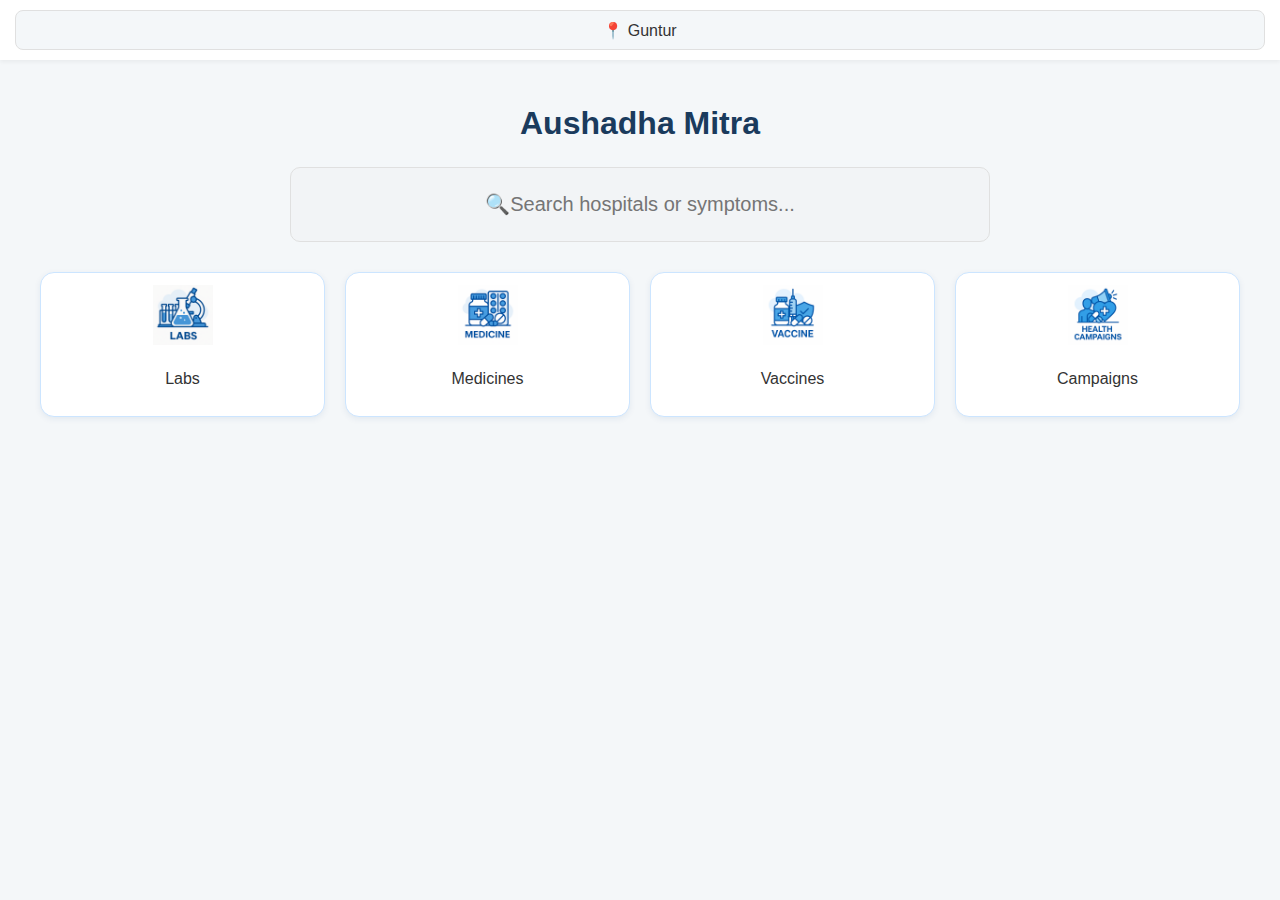
<file: index.html>
<!DOCTYPE html>
<html lang="en">
<head>
  <meta charset="UTF-8" />
  <meta name="viewport" content="width=device-width, initial-scale=1.0"/>
  <title>Aushadha Mitra</title>
  <link rel="stylesheet" href="style.css" />
  <style>
    /* Base styles from your code */
    body {
        font-family: -apple-system, BlinkMacSystemFont, "Segoe UI", Roboto, "Helvetica Neue", Arial, sans-serif;
        margin: 0;
        background-color: #f4f7f9;
    }
    .container {
        padding: 15px;
    }
    .title {
        text-align: center;
        color: #1a3b5d;
        margin-top: 30px;
    }
    .search-bar {
      max-width: 700px;
      margin: 25px auto; 
      cursor: pointer;
    }
    .search-bar input {
      width: 100%;
      box-sizing: border-box;
      padding: 25px 20px;
      font-size: 20px;
      text-align: center; 
      pointer-events: none; 
      border: 1px solid #e0e0e0;
      border-radius: 10px;
    }
    .image-tabs {
        display: flex;
        justify-content: space-around;
        text-align: center;
        margin-top: 30px;
    }
    .image-button {
        text-decoration: none;
        color: #333;
        font-weight: 500;
    }
    .tab-image {
        width: 60px;
        height: 60px;
        margin-bottom: 5px;
    }

    /* Styles for the location feature */
    .header-bar {
      padding: 10px 15px;
      background-color: #ffffff;
      box-shadow: 0 2px 4px rgba(0,0,0,0.05);
      position: relative;
    }
    .location-input {
      width: 100%;
      box-sizing: border-box;
      padding: 10px;
      font-size: 16px;
      border: 1px solid #e0e0e0;
      border-radius: 8px;
      background-color: #f4f7f9;
      text-align: center;
      cursor: pointer;
      color: #333; 
    }
    #location-dropdown {
        display: none;
        position: absolute;
        top: 100%;
        left: 15px;
        right: 15px;
        background-color: white;
        border-radius: 0 0 10px 10px;
        box-shadow: 0 8px 16px rgba(0,0,0,0.1);
        z-index: 100;
        overflow: hidden;
    }
    .location-item {
        padding: 15px 20px;
        cursor: pointer;
        font-size: 16px;
        border-bottom: 1px solid #f0f0f0;
    }
    .location-item:last-child {
        border-bottom: none;
    }
    .location-item:hover {
        background-color: #f8f9fa;
    }
  </style>
</head>
<body class="home-body">

  <header class="header-bar">
    <input type="text" id="location-input" value="📍 Guntur" class="location-input" />
    <div id="location-dropdown">
        <div class="location-item">Guntur</div>
        <div class="location-item">Hyderabad</div>
        <div class="location-item">Chennai</div>
        <div class="location-item">Bangalore</div>
        <div class="location-item">Mumbai</div>
    </div>
  </header>

  <div class="container">
    <h1 class="title">Aushadha Mitra </h1>

    <div class="search-bar" onclick="window.location.href='search.html'">
      <input type="text" placeholder="🔍Search hospitals or symptoms..." disabled /> 
    </div>

    <div class="image-tabs">
      <a href="labs.html" class="image-button">
        <img src="labs.png" class="tab-image" alt="Labs" />
        <p>Labs</p>
      </a>
      <a href="medicines.html" class="image-button">
        <img src="medicines.png" class="tab-image" alt="Medicines" />
        <p>Medicines</p>
      </a>
      <a href="vaccines.html" class="image-button">
        <img src="vaccines.png" class="tab-image" alt="Vaccines" />
        <p>Vaccines</p>
      </a>
      <a href="campaigns.html" class="image-button">
        <img src="campaigns.png" class="tab-image" alt="Health Campaigns" />
        <p>Campaigns</p>
      </a>
    </div>
  </div>

  <script>
    const locationInput = document.getElementById('location-input');
    const locationDropdown = document.getElementById('location-dropdown');

    function filterLocations() {
        const filterText = locationInput.value.toLowerCase().replace('📍 ', '').trim();
        const items = locationDropdown.querySelectorAll('.location-item');
        
        items.forEach(item => {
            const itemText = item.textContent.toLowerCase();
            if (itemText.includes(filterText)) {
                item.style.display = 'block';
            } else {
                item.style.display = 'none';
            }
        });
    }

    locationInput.addEventListener('focus', () => {
        locationDropdown.style.display = 'block';
        filterLocations();
    });

    locationInput.addEventListener('input', filterLocations);

    locationDropdown.addEventListener('click', (event) => {
        if (event.target.classList.contains('location-item')) {
            const selectedCity = event.target.textContent;
            locationInput.value = `📍 ${selectedCity}`;
            locationDropdown.style.display = 'none';
            console.log(`Location set to: ${selectedCity}`);
        }
    });

    document.addEventListener('click', (event) => {
        if (!locationInput.contains(event.target) && !locationDropdown.contains(event.target)) {
            locationDropdown.style.display = 'none';
        }
    });
  </script>

</body>
</html>
</file>
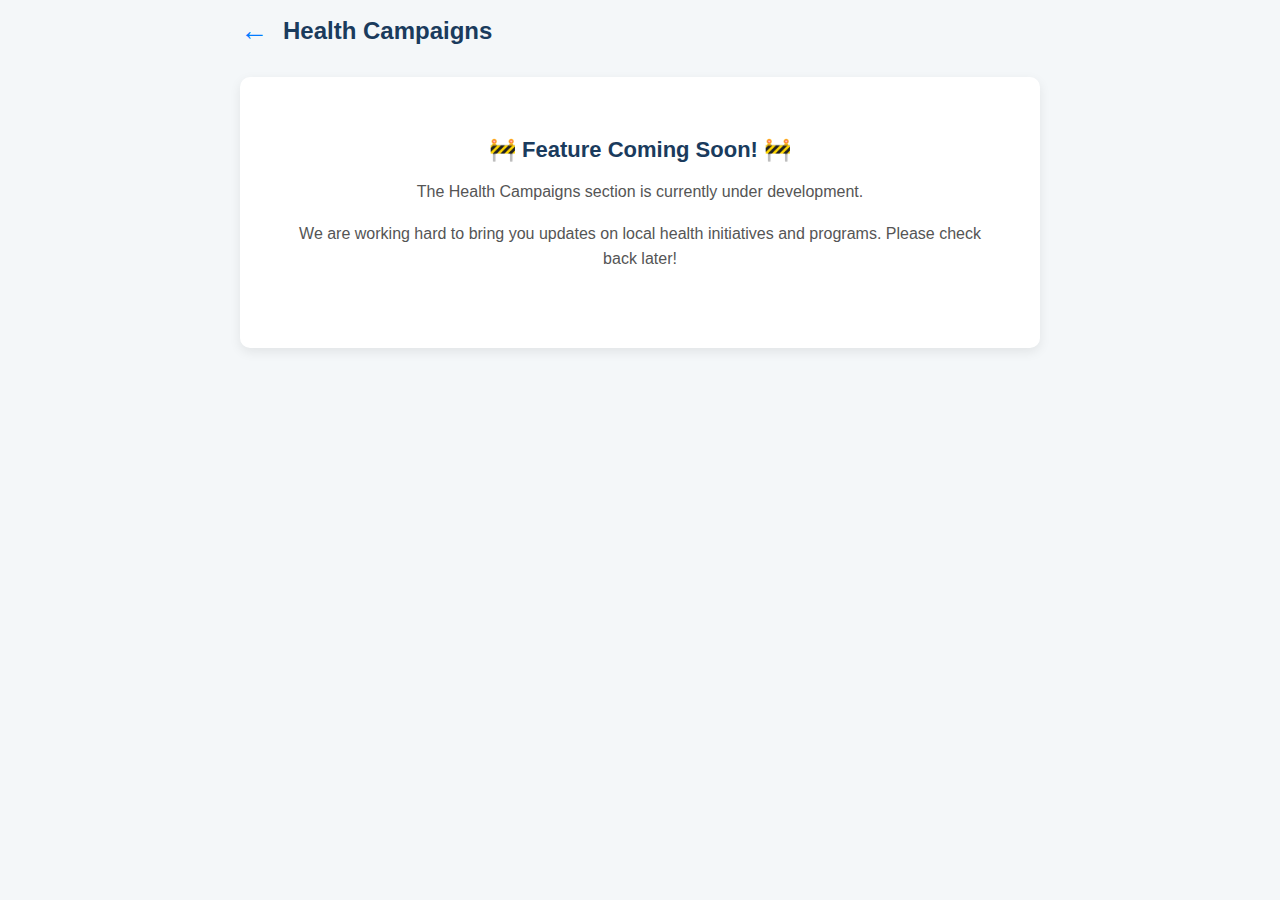
<file: campaigns.html>
<!DOCTYPE html>
<html lang="en">
<head>
    <meta charset="UTF-8">
    <meta name="viewport" content="width=device-width, initial-scale=1.0">
    <title>Health Campaigns - Smart Health Companion</title>
    <style>
        body {
            font-family: -apple-system, BlinkMacSystemFont, "Segoe UI", Roboto, "Helvetica Neue", Arial, sans-serif;
            margin: 0;
            background-color: #f4f7f9;
            color: #333;
        }
        .container {
            max-width: 800px;
            margin: 0 auto;
            padding: 15px;
        }
        .header {
            display: flex;
            align-items: center;
            margin-bottom: 20px;
        }
        .back-button {
            font-size: 28px;
            color: #007bff;
            text-decoration: none;
            margin-right: 15px;
        }
        h1 {
            font-size: 24px;
            margin: 0;
            color: #1a3b5d;
        }
        .placeholder-card {
            background-color: #ffffff;
            border-radius: 10px;
            padding: 60px 40px;
            margin-top: 30px;
            text-align: center;
            box-shadow: 0 4px 12px rgba(0, 0, 0, 0.08);
        }
        .placeholder-card h2 {
            font-size: 22px;
            color: #1a3b5d;
            margin: 0 0 10px 0;
        }
        .placeholder-card p {
            font-size: 16px;
            color: #555;
            line-height: 1.6;
        }
    </style>
</head>
<body>
    <div class="container">
        <header class="header">
            <a href="index.html" class="back-button">&larr;</a>
            <h1>Health Campaigns</h1>
        </header>

        <div class="placeholder-card">
            <h2>🚧 Feature Coming Soon! 🚧</h2>
            <p>The Health Campaigns section is currently under development.</p>
            <p>We are working hard to bring you updates on local health initiatives and programs. Please check back later!</p>
        </div>
    </div>
</body>
</html>
</file>
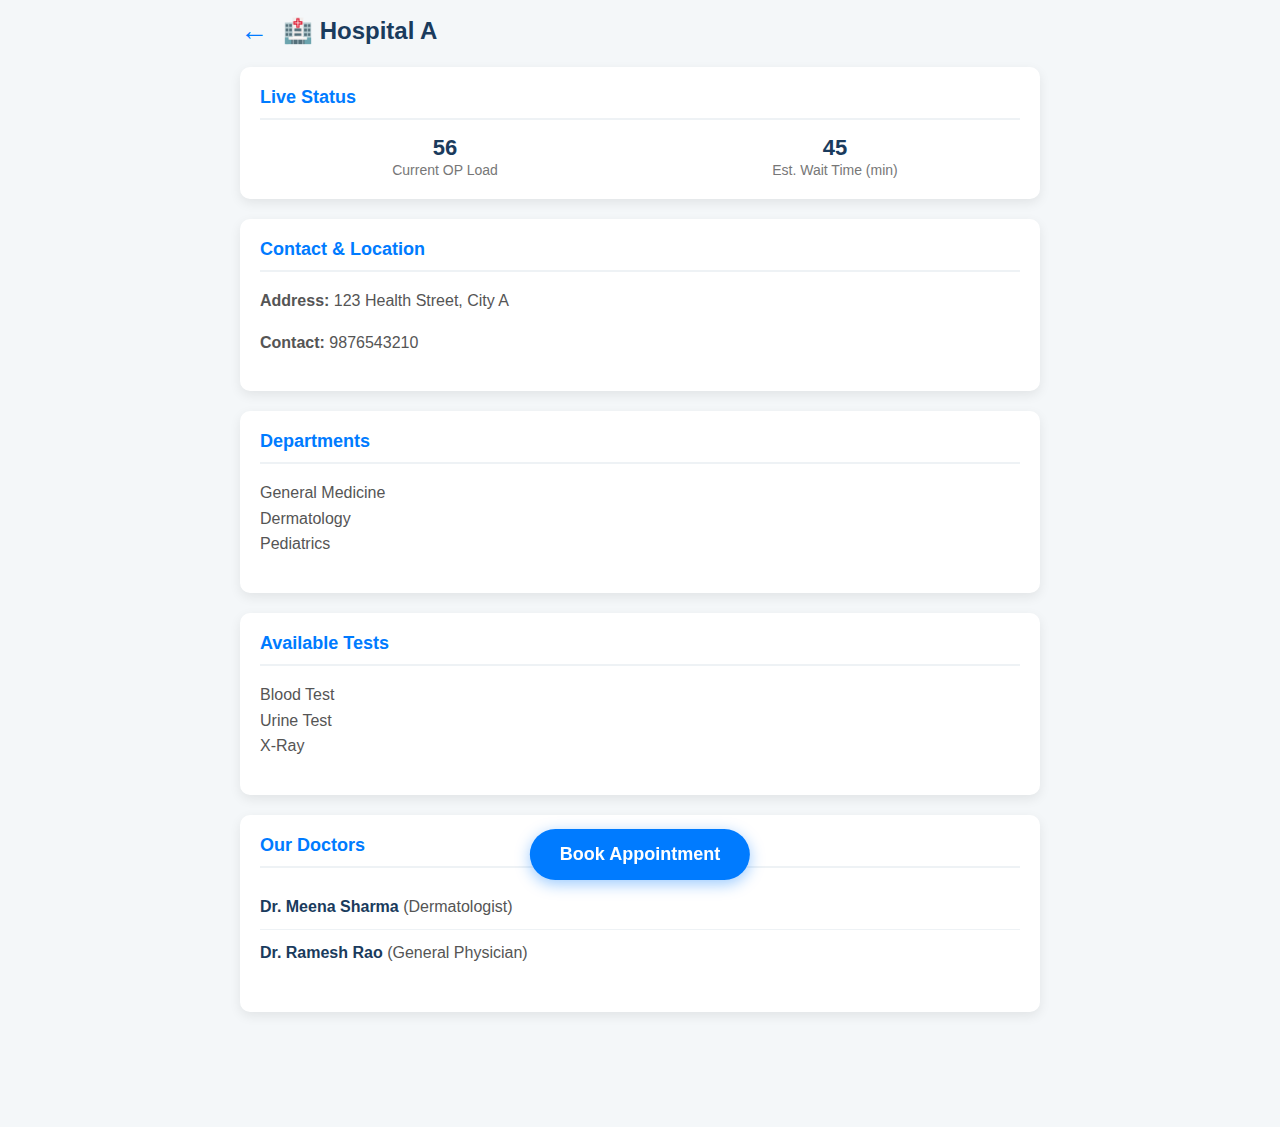
<file: hospital_a.html>
<!DOCTYPE html>
<html lang="en">
<head>
    <meta charset="UTF-8">
    <meta name="viewport" content="width=device-width, initial-scale=1.0">
    <title>Hospital A Profile</title>
    <style>
        /* --- Existing Styles --- */
        body {
            font-family: -apple-system, BlinkMacSystemFont, "Segoe UI", Roboto, "Helvetica Neue", Arial, sans-serif;
            margin: 0;
            background-color: #f4f7f9;
            color: #333;
            padding-bottom: 80px; /* Space for the fixed button */
        }
        .container {
            max-width: 800px;
            margin: 0 auto;
            padding: 15px;
        }
        .header {
            display: flex;
            align-items: center;
            margin-bottom: 20px;
        }
        .back-button {
            font-size: 28px;
            color: #007bff;
            text-decoration: none;
            margin-right: 15px;
        }
        h1 {
            font-size: 24px;
            margin: 0;
            color: #1a3b5d;
        }
        .card {
            background-color: #ffffff;
            border-radius: 10px;
            padding: 20px;
            margin-bottom: 20px;
            box-shadow: 0 4px 12px rgba(0, 0, 0, 0.08);
        }
        .card h2 {
            font-size: 18px;
            border-bottom: 2px solid #eef2f5;
            padding-bottom: 10px;
            margin-top: 0;
            margin-bottom: 15px;
            color: #007bff;
        }
        .card p, .card li {
            font-size: 16px;
            line-height: 1.6;
            color: #555;
        }
        .live-status {
            display: flex;
            gap: 20px;
            text-align: center;
        }
        .status-item { flex: 1; }
        .status-item .value { font-size: 22px; font-weight: 600; color: #1a3b5d; display: block; }
        .status-item .label { font-size: 14px; color: #777; }
        .doctor-list li { padding: 10px 0; border-bottom: 1px solid #eef2f5; }
        .doctor-list li:last-child { border-bottom: none; }
        .doctor-list strong { color: #1a3b5d; }
        ul { list-style: none; padding: 0; }

        /* --- New Styles for Booking --- */
        .book-button {
            position: fixed;
            bottom: 20px;
            left: 50%;
            transform: translateX(-50%);
            background-color: #007bff;
            color: white;
            padding: 15px 30px;
            border: none;
            border-radius: 30px;
            font-size: 18px;
            font-weight: bold;
            cursor: pointer;
            box-shadow: 0 4px 15px rgba(0, 123, 255, 0.4);
            transition: background-color 0.3s;
            z-index: 1000;
        }
        .book-button:hover {
            background-color: #0056b3;
        }
        .form-label {
            display: block;
            margin-bottom: 8px;
            font-weight: 600;
            color: #555;
        }
        .form-input {
            width: 100%;
            padding: 12px;
            margin-bottom: 20px;
            border: 1px solid #ccc;
            border-radius: 8px;
            box-sizing: border-box; /* Important */
            font-size: 16px;
        }
        .submit-button {
            width: 100%;
            background-color: #28a745;
            color: white;
            padding: 15px;
            border: none;
            border-radius: 8px;
            font-size: 18px;
            cursor: pointer;
        }
        .confirmation-card {
            background-color: #e8f5e9;
            border-left: 5px solid #4caf50;
            padding: 20px;
            margin: 20px 0;
        }
        .confirmation-card h2 {
            color: #2e7d32;
        }
    </style>
</head>
<body>
    <div id="main-content" class="container">
        <header class="header">
            <a href="search.html" class="back-button">&larr;</a>
            <h1>🏥 Hospital A</h1>
        </header>
        <div class="card">
            <h2>Live Status</h2>
            <div class="live-status">
                <div class="status-item"><span class="value">56</span><span class="label">Current OP Load</span></div>
                <div class="status-item"><span class="value" id="wait-time">45</span><span class="label">Est. Wait Time (min)</span></div>
            </div>
        </div>
        <div class="card">
            <h2>Contact & Location</h2>
            <p><strong>Address:</strong> 123 Health Street, City A</p>
            <p><strong>Contact:</strong> 9876543210</p>
        </div>
        <div class="card">
            <h2>Departments</h2>
            <ul><li>General Medicine</li><li>Dermatology</li><li>Pediatrics</li></ul>
        </div>
        <div class="card">
            <h2>Available Tests</h2>
            <ul><li>Blood Test</li><li>Urine Test</li><li>X-Ray</li></ul>
        </div>
        <div class="card">
            <h2>Our Doctors</h2>
            <ul class="doctor-list">
                <li><strong>Dr. Meena Sharma</strong> (Dermatologist)</li>
                <li><strong>Dr. Ramesh Rao</strong> (General Physician)</li>
            </ul>
        </div>
    </div>

    <div id="booking-form-section" class="container" style="display: none;">
         <header class="header">
            <a href="search.html" class="back-button">&larr;</a>
            <h1>Book Appointment</h1>
        </header>
        <div class="card">
            <form id="booking-form">
                <label for="fullName" class="form-label">Full Name</label>
                <input type="text" id="fullName" class="form-input" required>

                <label for="phone" class="form-label">Phone Number</label>
                <input type="tel" id="phone" class="form-input" required>

                <label for="healthIssue" class="form-label">Health Issue</label>
                <input type="text" id="healthIssue" class="form-input" required>
                
                <label for="age" class="form-label">Age</label>
                <input type="number" id="age" class="form-input" required>

                <button type="submit" class="submit-button">Submit Appointment</button>
            </form>
        </div>
    </div>

    <div id="confirmation-section" class="container" style="display: none;">
        <div class="confirmation-card card">
            <h2>✅ Your OP appointment has been successfully booked!</h2>
            <div id="appointment-summary"></div>
        </div>
    </div>
    
    <button id="book-btn" class="book-button" onclick="showBookingForm()">Book Appointment</button>

    <script>
        const mainContent = document.getElementById('main-content');
        const bookingFormSection = document.getElementById('booking-form-section');
        const confirmationSection = document.getElementById('confirmation-section');
        const bookingForm = document.getElementById('booking-form');
        const bookBtn = document.getElementById('book-btn');

        function showBookingForm() {
            mainContent.style.display = 'none';
            bookBtn.style.display = 'none';
            bookingFormSection.style.display = 'block';
        }

        // --- NEW JAVASCRIPT LOGIC IS HERE ---
        bookingForm.addEventListener('submit', function(event) {
            event.preventDefault(); // Prevent page reload

            // --- 1. Generate a random booking code ---
            const bookingCode = 'HOSPA-' + Math.floor(1000 + Math.random() * 9000);

            // --- 2. Calculate the estimated time window ---
            const waitTimeMinutes = parseInt(document.getElementById('wait-time').textContent);
            const now = new Date();
            
            const startTime = new Date(now.getTime() + waitTimeMinutes * 60000);
            const endTime = new Date(startTime.getTime() + 30 * 60000); // 30-minute window

            const formatTime = (date) => {
                let hours = date.getHours();
                let minutes = date.getMinutes();
                const ampm = hours >= 12 ? 'PM' : 'AM';
                hours = hours % 12;
                hours = hours ? hours : 12; // the hour '0' should be '12'
                minutes = minutes < 10 ? '0' + minutes : minutes;
                return hours + ':' + minutes + ' ' + ampm;
            };

            const estimatedTime = `${formatTime(startTime)} - ${formatTime(endTime)}`;

            // --- 3. Get the rest of the form data ---
            const fullName = document.getElementById('fullName').value;
            const phone = document.getElementById('phone').value;
            const healthIssue = document.getElementById('healthIssue').value;
            const age = document.getElementById('age').value;
            
            // --- 4. Populate the summary with all details ---
            const summary = document.getElementById('appointment-summary');
            summary.innerHTML = `
                <p><strong>Booking Code:</strong> <strong style="color: #0056b3;">${bookingCode}</strong></p>
                <p><strong>Estimated Time:</strong> ${estimatedTime}</p>
                <hr>
                <p><strong>Name:</strong> ${fullName}</p>
                <p><strong>Phone:</strong> ${phone}</p>
                <p><strong>Health Issue:</strong> ${healthIssue}</p>
                <p><strong>Age:</strong> ${age}</p>
            `;

            // --- 5. Hide form and show confirmation ---
            bookingFormSection.style.display = 'none';
            confirmationSection.style.display = 'block';
        });
    </script>
</body>
</html>
</file>
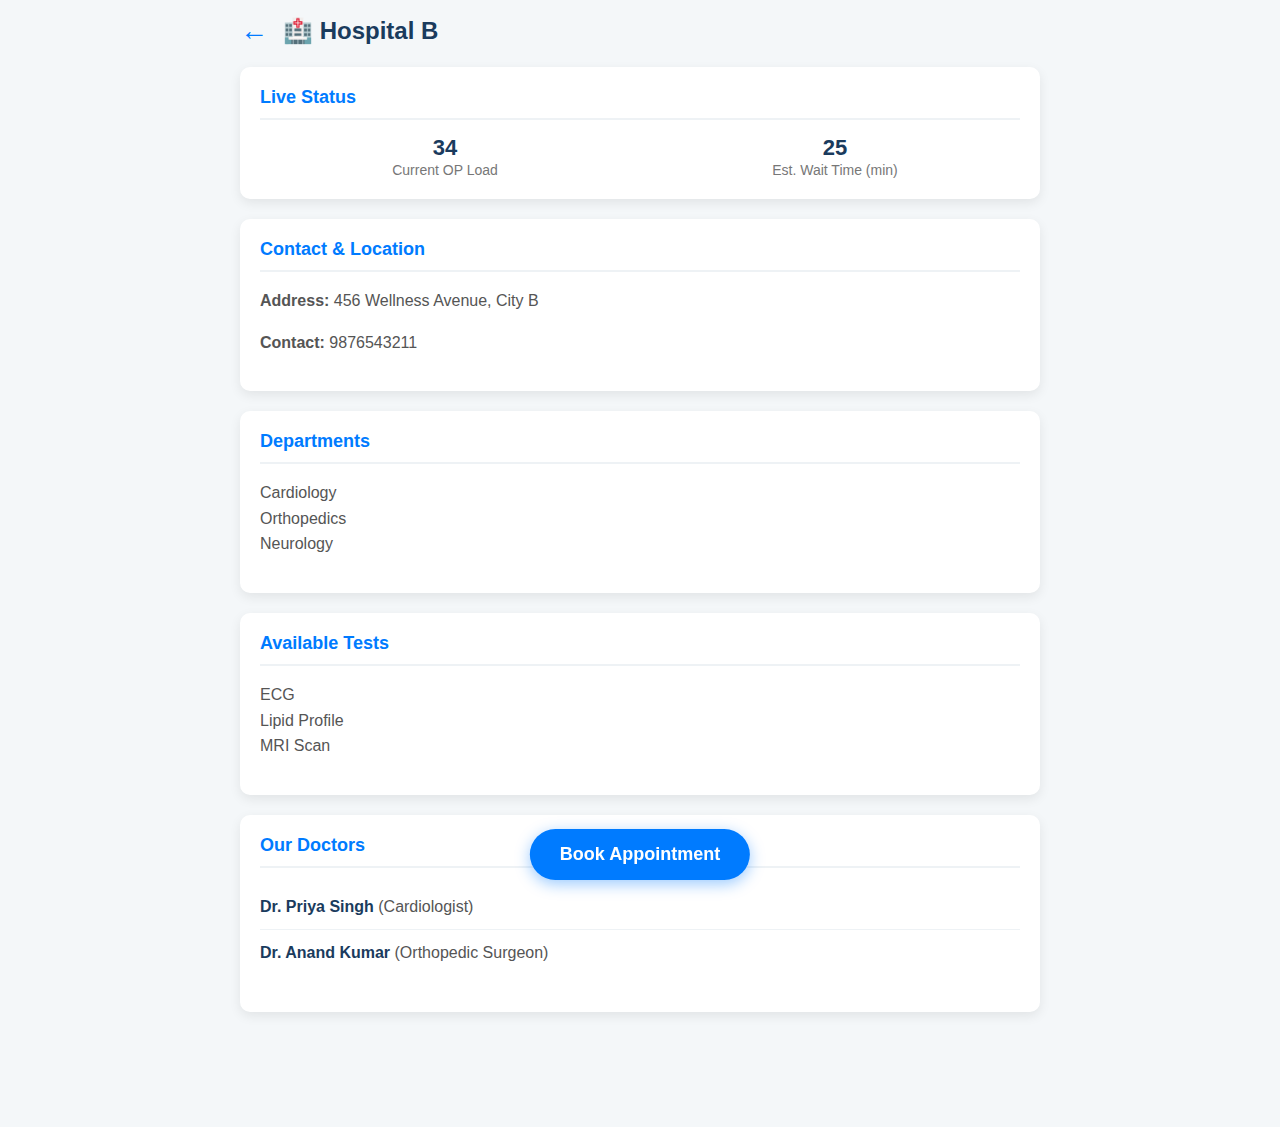
<file: hospital_b.html>
<!DOCTYPE html>
<html lang="en">
<head>
    <meta charset="UTF-8">
    <meta name="viewport" content="width=device-width, initial-scale=1.0">
    <title>Hospital B Profile</title>
    <style>
        body{font-family:-apple-system,BlinkMacSystemFont,"Segoe UI",Roboto,"Helvetica Neue",Arial,sans-serif;margin:0;background-color:#f4f7f9;color:#333;padding-bottom:80px}.container{max-width:800px;margin:0 auto;padding:15px}.header{display:flex;align-items:center;margin-bottom:20px}.back-button{font-size:28px;color:#007bff;text-decoration:none;margin-right:15px}h1{font-size:24px;margin:0;color:#1a3b5d}.card{background-color:#fff;border-radius:10px;padding:20px;margin-bottom:20px;box-shadow:0 4px 12px rgba(0,0,0,.08)}.card h2{font-size:18px;border-bottom:2px solid #eef2f5;padding-bottom:10px;margin-top:0;margin-bottom:15px;color:#007bff}.card p,.card li{font-size:16px;line-height:1.6;color:#555}.live-status{display:flex;gap:20px;text-align:center}.status-item{flex:1}.status-item .value{font-size:22px;font-weight:600;color:#1a3b5d;display:block}.status-item .label{font-size:14px;color:#777}.doctor-list li{padding:10px 0;border-bottom:1px solid #eef2f5}.doctor-list li:last-child{border-bottom:none}.doctor-list strong{color:#1a3b5d}ul{list-style:none;padding:0}.book-button{position:fixed;bottom:20px;left:50%;transform:translateX(-50%);background-color:#007bff;color:#fff;padding:15px 30px;border:none;border-radius:30px;font-size:18px;font-weight:700;cursor:pointer;box-shadow:0 4px 15px rgba(0,123,255,.4);transition:background-color .3s;z-index:1000}.book-button:hover{background-color:#0056b3}.form-label{display:block;margin-bottom:8px;font-weight:600;color:#555}.form-input{width:100%;padding:12px;margin-bottom:20px;border:1px solid #ccc;border-radius:8px;box-sizing:border-box;font-size:16px}.submit-button{width:100%;background-color:#28a745;color:#fff;padding:15px;border:none;border-radius:8px;font-size:18px;cursor:pointer}.confirmation-card{background-color:#e8f5e9;border-left:5px solid #4caf50;padding:20px;margin:20px 0}.confirmation-card h2{color:#2e7d32}
    </style>
</head>
<body>
    <div id="main-content" class="container">
        <header class="header"><a href="search.html" class="back-button">&larr;</a><h1>🏥 Hospital B</h1></header>
        <div class="card">
            <h2>Live Status</h2>
            <div class="live-status">
                <div class="status-item"><span class="value">34</span><span class="label">Current OP Load</span></div>
                <div class="status-item"><span class="value" id="wait-time">25</span><span class="label">Est. Wait Time (min)</span></div>
            </div>
        </div>
        <div class="card">
            <h2>Contact & Location</h2>
            <p><strong>Address:</strong> 456 Wellness Avenue, City B</p>
            <p><strong>Contact:</strong> 9876543211</p>
        </div>
        <div class="card">
            <h2>Departments</h2>
            <ul><li>Cardiology</li><li>Orthopedics</li><li>Neurology</li></ul>
        </div>
        <div class="card">
            <h2>Available Tests</h2>
            <ul><li>ECG</li><li>Lipid Profile</li><li>MRI Scan</li></ul>
        </div>
        <div class="card">
            <h2>Our Doctors</h2>
            <ul class="doctor-list">
                <li><strong>Dr. Priya Singh</strong> (Cardiologist)</li>
                <li><strong>Dr. Anand Kumar</strong> (Orthopedic Surgeon)</li>
            </ul>
        </div>
    </div>
    <div id="booking-form-section" class="container" style="display:none">
        <header class="header"><a href="search.html" class="back-button">&larr;</a><h1>Book Appointment</h1></header>
        <div class="card">
            <form id="booking-form">
                <label for="fullName" class="form-label">Full Name</label><input type="text" id="fullName" class="form-input" required>
                <label for="phone" class="form-label">Phone Number</label><input type="tel" id="phone" class="form-input" required>
                <label for="healthIssue" class="form-label">Health Issue</label><input type="text" id="healthIssue" class="form-input" required>
                <label for="age" class="form-label">Age</label><input type="number" id="age" class="form-input" required>
                <button type="submit" class="submit-button">Submit Appointment</button>
            </form>
        </div>
    </div>
    <div id="confirmation-section" class="container" style="display:none">
        <div class="confirmation-card card">
            <h2>✅ Your OP appointment has been successfully booked!</h2>
            <div id="appointment-summary"></div>
        </div>
    </div>
    <button id="book-btn" class="book-button" onclick="showBookingForm()">Book Appointment</button>
    <script>
        const mainContent=document.getElementById("main-content"),bookingFormSection=document.getElementById("booking-form-section"),confirmationSection=document.getElementById("confirmation-section"),bookingForm=document.getElementById("booking-form"),bookBtn=document.getElementById("book-btn");function showBookingForm(){mainContent.style.display="none",bookBtn.style.display="none",bookingFormSection.style.display="block"}bookingForm.addEventListener("submit",function(e){e.preventDefault();const o="HOSPB-"+Math.floor(1e3+9e3*Math.random()),t=parseInt(document.getElementById("wait-time").textContent),n=new Date,a=new Date(n.getTime()+6e4*t),i=new Date(a.getTime()+18e5),s=e=>{let o=e.getHours(),t=e.getMinutes(),n=o>=12?"PM":"AM";return o%=12,o||(o=12),t=t<10?"0"+t:t,o+":"+t+" "+n},l=`${s(a)} - ${s(i)}`,d=document.getElementById("fullName").value,m=document.getElementById("phone").value,u=document.getElementById("healthIssue").value,p=document.getElementById("age").value,g=document.getElementById("appointment-summary");g.innerHTML=`\n                <p><strong>Booking Code:</strong> <strong style="color: #0056b3;">${o}</strong></p>\n                <p><strong>Estimated Time:</strong> ${l}</p>\n                <hr>\n                <p><strong>Name:</strong> ${d}</p>\n                <p><strong>Phone:</strong> ${m}</p>\n                <p><strong>Health Issue:</strong> ${u}</p>\n                <p><strong>Age:</strong> ${p}</p>\n            `,bookingFormSection.style.display="none",confirmationSection.style.display="block"});
    </script>
</body>
</html>
</file>
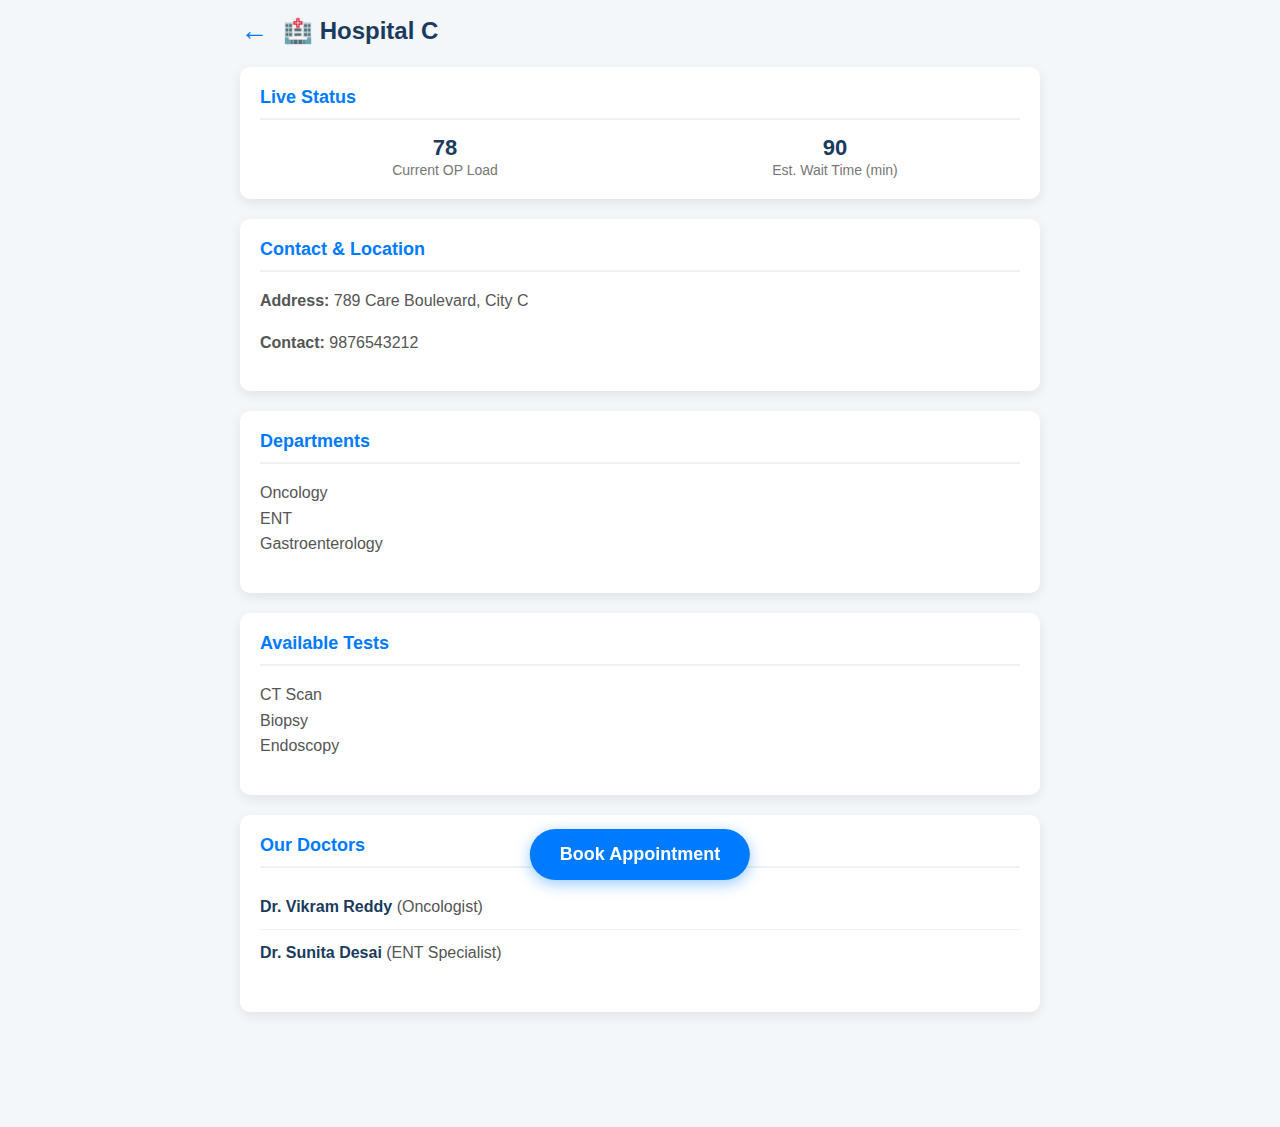
<file: hospital_c.html>
<!DOCTYPE html>
<html lang="en">
<head>
    <meta charset="UTF-8">
    <meta name="viewport" content="width=device-width, initial-scale=1.0">
    <title>Hospital C Profile</title>
    <style>
        body{font-family:-apple-system,BlinkMacSystemFont,"Segoe UI",Roboto,"Helvetica Neue",Arial,sans-serif;margin:0;background-color:#f4f7f9;color:#333;padding-bottom:80px}.container{max-width:800px;margin:0 auto;padding:15px}.header{display:flex;align-items:center;margin-bottom:20px}.back-button{font-size:28px;color:#007bff;text-decoration:none;margin-right:15px}h1{font-size:24px;margin:0;color:#1a3b5d}.card{background-color:#fff;border-radius:10px;padding:20px;margin-bottom:20px;box-shadow:0 4px 12px rgba(0,0,0,.08)}.card h2{font-size:18px;border-bottom:2px solid #eef2f5;padding-bottom:10px;margin-top:0;margin-bottom:15px;color:#007bff}.card p,.card li{font-size:16px;line-height:1.6;color:#555}.live-status{display:flex;gap:20px;text-align:center}.status-item{flex:1}.status-item .value{font-size:22px;font-weight:600;color:#1a3b5d;display:block}.status-item .label{font-size:14px;color:#777}.doctor-list li{padding:10px 0;border-bottom:1px solid #eef2f5}.doctor-list li:last-child{border-bottom:none}.doctor-list strong{color:#1a3b5d}ul{list-style:none;padding:0}.book-button{position:fixed;bottom:20px;left:50%;transform:translateX(-50%);background-color:#007bff;color:#fff;padding:15px 30px;border:none;border-radius:30px;font-size:18px;font-weight:700;cursor:pointer;box-shadow:0 4px 15px rgba(0,123,255,.4);transition:background-color .3s;z-index:1000}.book-button:hover{background-color:#0056b3}.form-label{display:block;margin-bottom:8px;font-weight:600;color:#555}.form-input{width:100%;padding:12px;margin-bottom:20px;border:1px solid #ccc;border-radius:8px;box-sizing:border-box;font-size:16px}.submit-button{width:100%;background-color:#28a745;color:#fff;padding:15px;border:none;border-radius:8px;font-size:18px;cursor:pointer}.confirmation-card{background-color:#e8f5e9;border-left:5px solid #4caf50;padding:20px;margin:20px 0}.confirmation-card h2{color:#2e7d32}
    </style>
</head>
<body>
    <div id="main-content" class="container">
        <header class="header"><a href="search.html" class="back-button">&larr;</a><h1>🏥 Hospital C</h1></header>
        <div class="card">
            <h2>Live Status</h2>
            <div class="live-status">
                <div class="status-item"><span class="value">78</span><span class="label">Current OP Load</span></div>
                <div class="status-item"><span class="value" id="wait-time">90</span><span class="label">Est. Wait Time (min)</span></div>
            </div>
        </div>
        <div class="card">
            <h2>Contact & Location</h2>
            <p><strong>Address:</strong> 789 Care Boulevard, City C</p>
            <p><strong>Contact:</strong> 9876543212</p>
        </div>
        <div class="card">
            <h2>Departments</h2>
            <ul><li>Oncology</li><li>ENT</li><li>Gastroenterology</li></ul>
        </div>
        <div class="card">
            <h2>Available Tests</h2>
            <ul><li>CT Scan</li><li>Biopsy</li><li>Endoscopy</li></ul>
        </div>
        <div class="card">
            <h2>Our Doctors</h2>
            <ul class="doctor-list">
                <li><strong>Dr. Vikram Reddy</strong> (Oncologist)</li>
                <li><strong>Dr. Sunita Desai</strong> (ENT Specialist)</li>
            </ul>
        </div>
    </div>
    <div id="booking-form-section" class="container" style="display:none">
        <header class="header"><a href="search.html" class="back-button">&larr;</a><h1>Book Appointment</h1></header>
        <div class="card">
            <form id="booking-form">
                <label for="fullName" class="form-label">Full Name</label><input type="text" id="fullName" class="form-input" required>
                <label for="phone" class="form-label">Phone Number</label><input type="tel" id="phone" class="form-input" required>
                <label for="healthIssue" class="form-label">Health Issue</label><input type="text" id="healthIssue" class="form-input" required>
                <label for="age" class="form-label">Age</label><input type="number" id="age" class="form-input" required>
                <button type="submit" class="submit-button">Submit Appointment</button>
            </form>
        </div>
    </div>
    <div id="confirmation-section" class="container" style="display:none">
        <div class="confirmation-card card">
            <h2>✅ Your OP appointment has been successfully booked!</h2>
            <div id="appointment-summary"></div>
        </div>
    </div>
    <button id="book-btn" class="book-button" onclick="showBookingForm()">Book Appointment</button>
    <script>
        const mainContent=document.getElementById("main-content"),bookingFormSection=document.getElementById("booking-form-section"),confirmationSection=document.getElementById("confirmation-section"),bookingForm=document.getElementById("booking-form"),bookBtn=document.getElementById("book-btn");function showBookingForm(){mainContent.style.display="none",bookBtn.style.display="none",bookingFormSection.style.display="block"}bookingForm.addEventListener("submit",function(e){e.preventDefault();const o="HOSPC-"+Math.floor(1e3+9e3*Math.random()),t=parseInt(document.getElementById("wait-time").textContent),n=new Date,a=new Date(n.getTime()+6e4*t),i=new Date(a.getTime()+18e5),s=e=>{let o=e.getHours(),t=e.getMinutes(),n=o>=12?"PM":"AM";return o%=12,o||(o=12),t=t<10?"0"+t:t,o+":"+t+" "+n},l=`${s(a)} - ${s(i)}`,d=document.getElementById("fullName").value,m=document.getElementById("phone").value,u=document.getElementById("healthIssue").value,p=document.getElementById("age").value,g=document.getElementById("appointment-summary");g.innerHTML=`\n                <p><strong>Booking Code:</strong> <strong style="color: #0056b3;">${o}</strong></p>\n                <p><strong>Estimated Time:</strong> ${l}</p>\n                <hr>\n                <p><strong>Name:</strong> ${d}</p>\n                <p><strong>Phone:</strong> ${m}</p>\n                <p><strong>Health Issue:</strong> ${u}</p>\n                <p><strong>Age:</strong> ${p}</p>\n            `,bookingFormSection.style.display="none",confirmationSection.style.display="block"});
    </script>
</body>
</html>
</file>
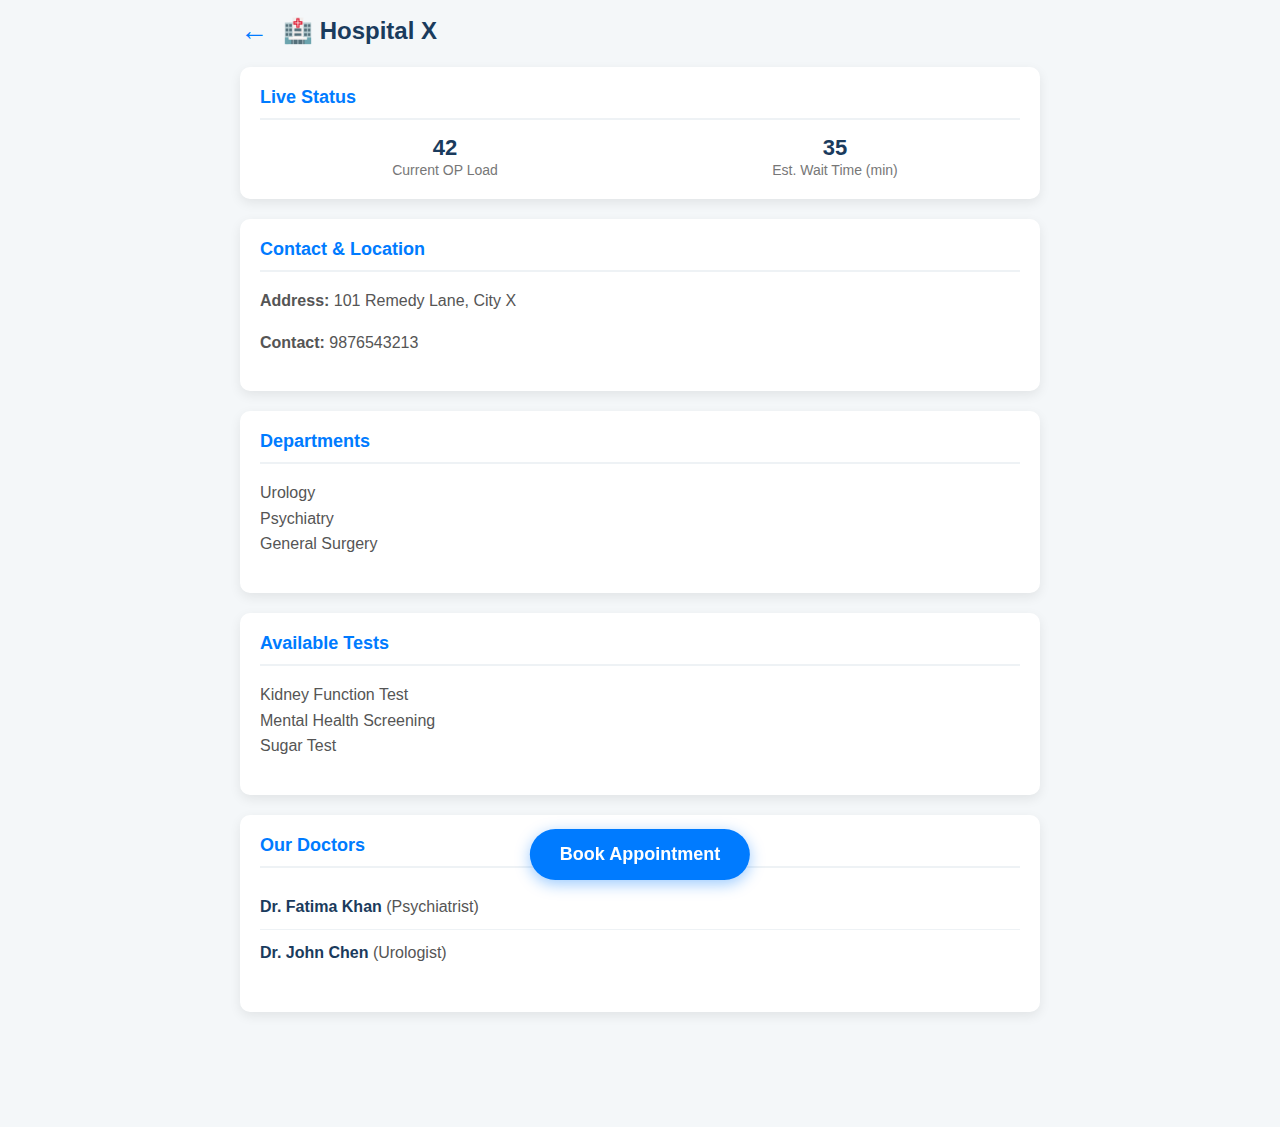
<file: hospital_x.html>
<!DOCTYPE html>
<html lang="en">
<head>
    <meta charset="UTF-8">
    <meta name="viewport" content="width=device-width, initial-scale=1.0">
    <title>Hospital X Profile</title>
    <style>
        body{font-family:-apple-system,BlinkMacSystemFont,"Segoe UI",Roboto,"Helvetica Neue",Arial,sans-serif;margin:0;background-color:#f4f7f9;color:#333;padding-bottom:80px}.container{max-width:800px;margin:0 auto;padding:15px}.header{display:flex;align-items:center;margin-bottom:20px}.back-button{font-size:28px;color:#007bff;text-decoration:none;margin-right:15px}h1{font-size:24px;margin:0;color:#1a3b5d}.card{background-color:#fff;border-radius:10px;padding:20px;margin-bottom:20px;box-shadow:0 4px 12px rgba(0,0,0,.08)}.card h2{font-size:18px;border-bottom:2px solid #eef2f5;padding-bottom:10px;margin-top:0;margin-bottom:15px;color:#007bff}.card p,.card li{font-size:16px;line-height:1.6;color:#555}.live-status{display:flex;gap:20px;text-align:center}.status-item{flex:1}.status-item .value{font-size:22px;font-weight:600;color:#1a3b5d;display:block}.status-item .label{font-size:14px;color:#777}.doctor-list li{padding:10px 0;border-bottom:1px solid #eef2f5}.doctor-list li:last-child{border-bottom:none}.doctor-list strong{color:#1a3b5d}ul{list-style:none;padding:0}.book-button{position:fixed;bottom:20px;left:50%;transform:translateX(-50%);background-color:#007bff;color:#fff;padding:15px 30px;border:none;border-radius:30px;font-size:18px;font-weight:700;cursor:pointer;box-shadow:0 4px 15px rgba(0,123,255,.4);transition:background-color .3s;z-index:1000}.book-button:hover{background-color:#0056b3}.form-label{display:block;margin-bottom:8px;font-weight:600;color:#555}.form-input{width:100%;padding:12px;margin-bottom:20px;border:1px solid #ccc;border-radius:8px;box-sizing:border-box;font-size:16px}.submit-button{width:100%;background-color:#28a745;color:#fff;padding:15px;border:none;border-radius:8px;font-size:18px;cursor:pointer}.confirmation-card{background-color:#e8f5e9;border-left:5px solid #4caf50;padding:20px;margin:20px 0}.confirmation-card h2{color:#2e7d32}
    </style>
</head>
<body>
    <div id="main-content" class="container">
        <header class="header"><a href="search.html" class="back-button">&larr;</a><h1>🏥 Hospital X</h1></header>
        <div class="card">
            <h2>Live Status</h2>
            <div class="live-status">
                <div class="status-item"><span class="value">42</span><span class="label">Current OP Load</span></div>
                <div class="status-item"><span class="value" id="wait-time">35</span><span class="label">Est. Wait Time (min)</span></div>
            </div>
        </div>
        <div class="card">
            <h2>Contact & Location</h2>
            <p><strong>Address:</strong> 101 Remedy Lane, City X</p>
            <p><strong>Contact:</strong> 9876543213</p>
        </div>
        <div class="card">
            <h2>Departments</h2>
            <ul><li>Urology</li><li>Psychiatry</li><li>General Surgery</li></ul>
        </div>
        <div class="card">
            <h2>Available Tests</h2>
            <ul><li>Kidney Function Test</li><li>Mental Health Screening</li><li>Sugar Test</li></ul>
        </div>
        <div class="card">
            <h2>Our Doctors</h2>
            <ul class="doctor-list">
                <li><strong>Dr. Fatima Khan</strong> (Psychiatrist)</li>
                <li><strong>Dr. John Chen</strong> (Urologist)</li>
            </ul>
        </div>
    </div>
    <div id="booking-form-section" class="container" style="display:none">
        <header class="header"><a href="search.html" class="back-button">&larr;</a><h1>Book Appointment</h1></header>
        <div class="card">
            <form id="booking-form">
                <label for="fullName" class="form-label">Full Name</label><input type="text" id="fullName" class="form-input" required>
                <label for="phone" class="form-label">Phone Number</label><input type="tel" id="phone" class="form-input" required>
                <label for="healthIssue" class="form-label">Health Issue</label><input type="text" id="healthIssue" class="form-input" required>
                <label for="age" class="form-label">Age</label><input type="number" id="age" class="form-input" required>
                <button type="submit" class="submit-button">Submit Appointment</button>
            </form>
        </div>
    </div>
    <div id="confirmation-section" class="container" style="display:none">
        <div class="confirmation-card card">
            <h2>✅ Your OP appointment has been successfully booked!</h2>
            <div id="appointment-summary"></div>
        </div>
    </div>
    <button id="book-btn" class="book-button" onclick="showBookingForm()">Book Appointment</button>
    <script>
        const mainContent=document.getElementById("main-content"),bookingFormSection=document.getElementById("booking-form-section"),confirmationSection=document.getElementById("confirmation-section"),bookingForm=document.getElementById("booking-form"),bookBtn=document.getElementById("book-btn");function showBookingForm(){mainContent.style.display="none",bookBtn.style.display="none",bookingFormSection.style.display="block"}bookingForm.addEventListener("submit",function(e){e.preventDefault();const o="HOSPX-"+Math.floor(1e3+9e3*Math.random()),t=parseInt(document.getElementById("wait-time").textContent),n=new Date,a=new Date(n.getTime()+6e4*t),i=new Date(a.getTime()+18e5),s=e=>{let o=e.getHours(),t=e.getMinutes(),n=o>=12?"PM":"AM";return o%=12,o||(o=12),t=t<10?"0"+t:t,o+":"+t+" "+n},l=`${s(a)} - ${s(i)}`,d=document.getElementById("fullName").value,m=document.getElementById("phone").value,u=document.getElementById("healthIssue").value,p=document.getElementById("age").value,g=document.getElementById("appointment-summary");g.innerHTML=`\n                <p><strong>Booking Code:</strong> <strong style="color: #0056b3;">${o}</strong></p>\n                <p><strong>Estimated Time:</strong> ${l}</p>\n                <hr>\n                <p><strong>Name:</strong> ${d}</p>\n                <p><strong>Phone:</strong> ${m}</p>\n                <p><strong>Health Issue:</strong> ${u}</p>\n                <p><strong>Age:</strong> ${p}</p>\n            `,bookingFormSection.style.display="none",confirmationSection.style.display="block"});
    </script>
</body>
</html>
</file>
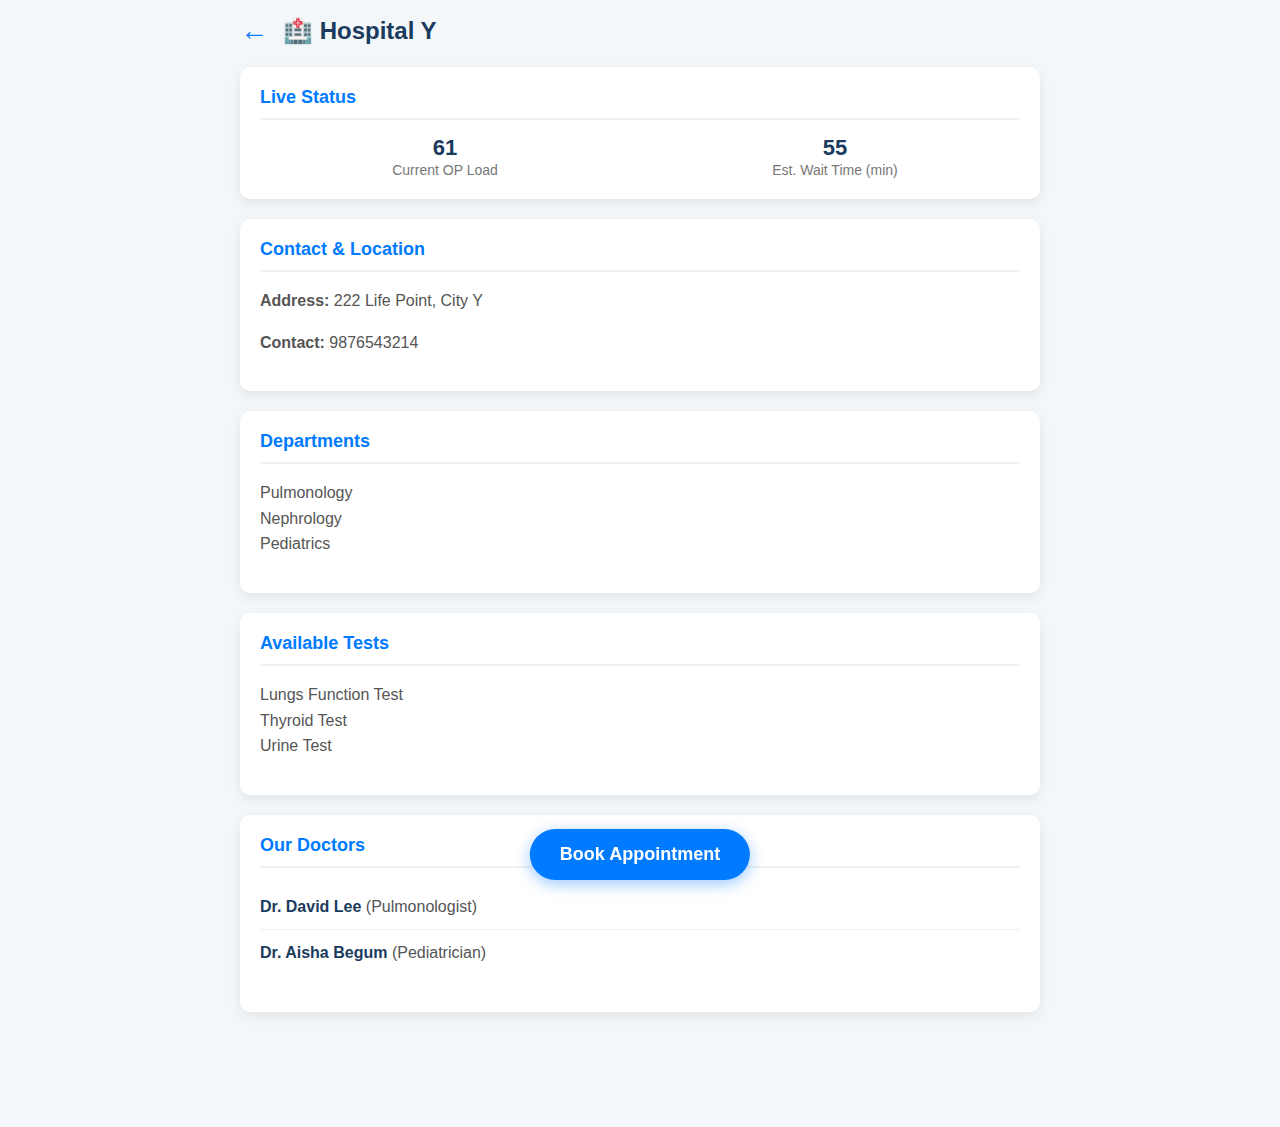
<file: hospital_y.html>
<!DOCTYPE html>
<html lang="en">
<head>
    <meta charset="UTF-8">
    <meta name="viewport" content="width=device-width, initial-scale=1.0">
    <title>Hospital Y Profile</title>
    <style>
        body{font-family:-apple-system,BlinkMacSystemFont,"Segoe UI",Roboto,"Helvetica Neue",Arial,sans-serif;margin:0;background-color:#f4f7f9;color:#333;padding-bottom:80px}.container{max-width:800px;margin:0 auto;padding:15px}.header{display:flex;align-items:center;margin-bottom:20px}.back-button{font-size:28px;color:#007bff;text-decoration:none;margin-right:15px}h1{font-size:24px;margin:0;color:#1a3b5d}.card{background-color:#fff;border-radius:10px;padding:20px;margin-bottom:20px;box-shadow:0 4px 12px rgba(0,0,0,.08)}.card h2{font-size:18px;border-bottom:2px solid #eef2f5;padding-bottom:10px;margin-top:0;margin-bottom:15px;color:#007bff}.card p,.card li{font-size:16px;line-height:1.6;color:#555}.live-status{display:flex;gap:20px;text-align:center}.status-item{flex:1}.status-item .value{font-size:22px;font-weight:600;color:#1a3b5d;display:block}.status-item .label{font-size:14px;color:#777}.doctor-list li{padding:10px 0;border-bottom:1px solid #eef2f5}.doctor-list li:last-child{border-bottom:none}.doctor-list strong{color:#1a3b5d}ul{list-style:none;padding:0}.book-button{position:fixed;bottom:20px;left:50%;transform:translateX(-50%);background-color:#007bff;color:#fff;padding:15px 30px;border:none;border-radius:30px;font-size:18px;font-weight:700;cursor:pointer;box-shadow:0 4px 15px rgba(0,123,255,.4);transition:background-color .3s;z-index:1000}.book-button:hover{background-color:#0056b3}.form-label{display:block;margin-bottom:8px;font-weight:600;color:#555}.form-input{width:100%;padding:12px;margin-bottom:20px;border:1px solid #ccc;border-radius:8px;box-sizing:border-box;font-size:16px}.submit-button{width:100%;background-color:#28a745;color:#fff;padding:15px;border:none;border-radius:8px;font-size:18px;cursor:pointer}.confirmation-card{background-color:#e8f5e9;border-left:5px solid #4caf50;padding:20px;margin:20px 0}.confirmation-card h2{color:#2e7d32}
    </style>
</head>
<body>
    <div id="main-content" class="container">
        <header class="header"><a href="search.html" class="back-button">&larr;</a><h1>🏥 Hospital Y</h1></header>
        <div class="card">
            <h2>Live Status</h2>
            <div class="live-status">
                <div class="status-item"><span class="value">61</span><span class="label">Current OP Load</span></div>
                <div class="status-item"><span class="value" id="wait-time">55</span><span class="label">Est. Wait Time (min)</span></div>
            </div>
        </div>
        <div class="card">
            <h2>Contact & Location</h2>
            <p><strong>Address:</strong> 222 Life Point, City Y</p>
            <p><strong>Contact:</strong> 9876543214</p>
        </div>
        <div class="card">
            <h2>Departments</h2>
            <ul><li>Pulmonology</li><li>Nephrology</li><li>Pediatrics</li></ul>
        </div>
        <div class="card">
            <h2>Available Tests</h2>
            <ul><li>Lungs Function Test</li><li>Thyroid Test</li><li>Urine Test</li></ul>
        </div>
        <div class="card">
            <h2>Our Doctors</h2>
            <ul class="doctor-list">
                <li><strong>Dr. David Lee</strong> (Pulmonologist)</li>
                <li><strong>Dr. Aisha Begum</strong> (Pediatrician)</li>
            </ul>
        </div>
    </div>
    <div id="booking-form-section" class="container" style="display:none">
        <header class="header"><a href="search.html" class="back-button">&larr;</a><h1>Book Appointment</h1></header>
        <div class="card">
            <form id="booking-form">
                <label for="fullName" class="form-label">Full Name</label><input type="text" id="fullName" class="form-input" required>
                <label for="phone" class="form-label">Phone Number</label><input type="tel" id="phone" class="form-input" required>
                <label for="healthIssue" class="form-label">Health Issue</label><input type="text" id="healthIssue" class="form-input" required>
                <label for="age" class="form-label">Age</label><input type="number" id="age" class="form-input" required>
                <button type="submit" class="submit-button">Submit Appointment</button>
            </form>
        </div>
    </div>
    <div id="confirmation-section" class="container" style="display:none">
        <div class="confirmation-card card">
            <h2>✅ Your OP appointment has been successfully booked!</h2>
            <div id="appointment-summary"></div>
        </div>
    </div>
    <button id="book-btn" class="book-button" onclick="showBookingForm()">Book Appointment</button>
    <script>
        const mainContent=document.getElementById("main-content"),bookingFormSection=document.getElementById("booking-form-section"),confirmationSection=document.getElementById("confirmation-section"),bookingForm=document.getElementById("booking-form"),bookBtn=document.getElementById("book-btn");function showBookingForm(){mainContent.style.display="none",bookBtn.style.display="none",bookingFormSection.style.display="block"}bookingForm.addEventListener("submit",function(e){e.preventDefault();const o="HOSPY-"+Math.floor(1e3+9e3*Math.random()),t=parseInt(document.getElementById("wait-time").textContent),n=new Date,a=new Date(n.getTime()+6e4*t),i=new Date(a.getTime()+18e5),s=e=>{let o=e.getHours(),t=e.getMinutes(),n=o>=12?"PM":"AM";return o%=12,o||(o=12),t=t<10?"0"+t:t,o+":"+t+" "+n},l=`${s(a)} - ${s(i)}`,d=document.getElementById("fullName").value,m=document.getElementById("phone").value,u=document.getElementById("healthIssue").value,p=document.getElementById("age").value,g=document.getElementById("appointment-summary");g.innerHTML=`\n                <p><strong>Booking Code:</strong> <strong style="color: #0056b3;">${o}</strong></p>\n                <p><strong>Estimated Time:</strong> ${l}</p>\n                <hr>\n                <p><strong>Name:</strong> ${d}</p>\n                <p><strong>Phone:</strong> ${m}</p>\n                <p><strong>Health Issue:</strong> ${u}</p>\n                <p><strong>Age:</strong> ${p}</p>\n            `,bookingFormSection.style.display="none",confirmationSection.style.display="block"});
    </script>
</body>
</html>
</file>
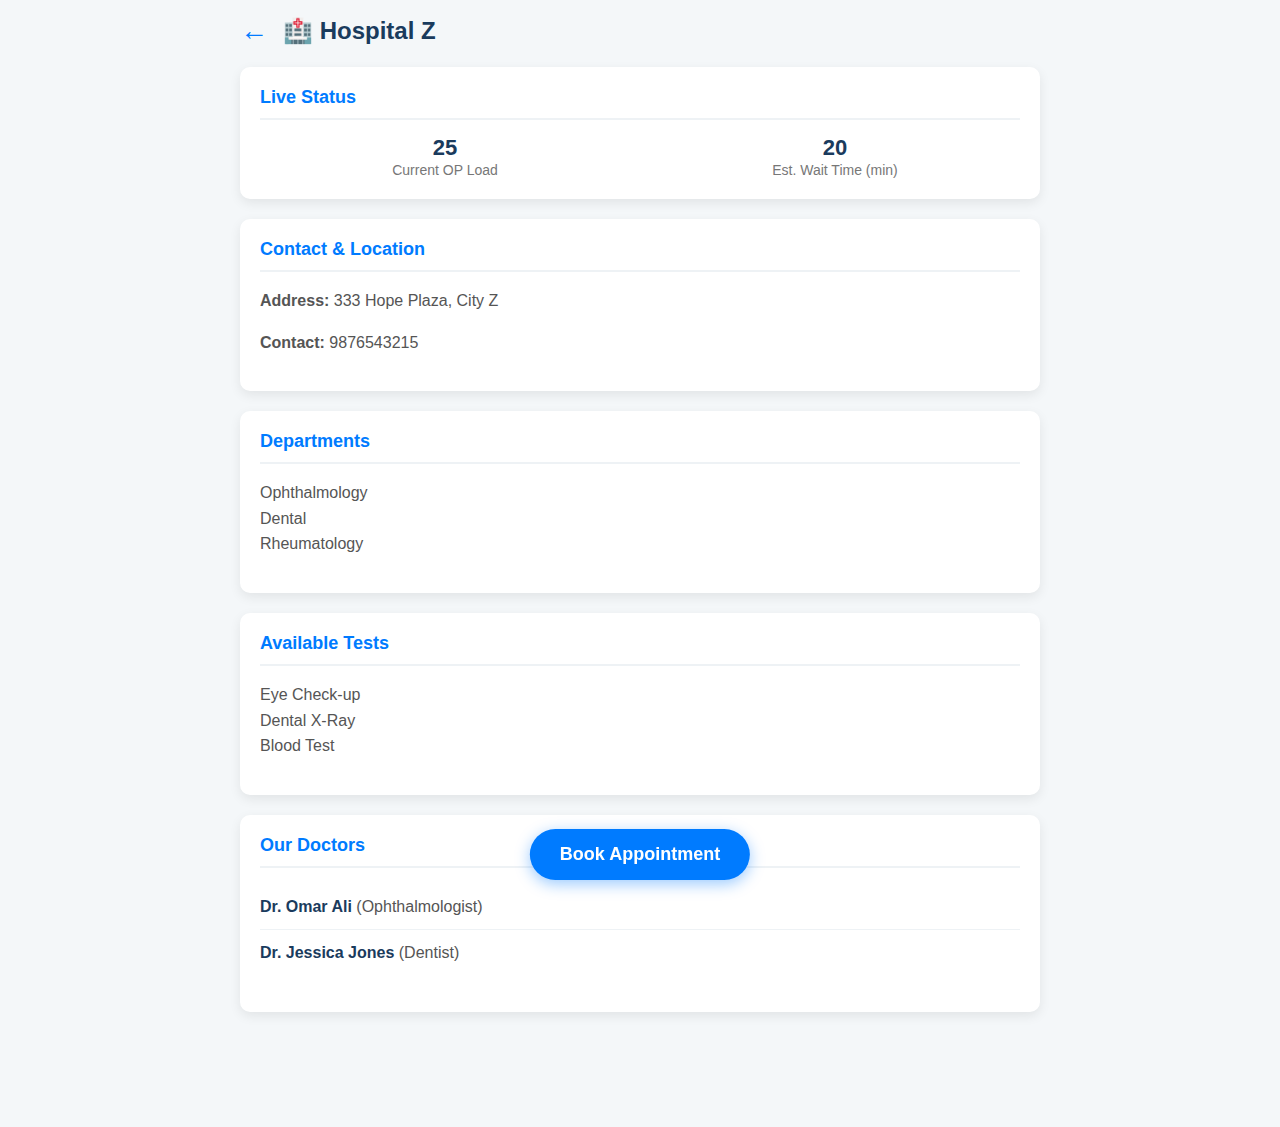
<file: hospital_z.html>
<!DOCTYPE html>
<html lang="en">
<head>
    <meta charset="UTF-8">
    <meta name="viewport" content="width=device-width, initial-scale=1.0">
    <title>Hospital Z Profile</title>
    <style>
        body{font-family:-apple-system,BlinkMacSystemFont,"Segoe UI",Roboto,"Helvetica Neue",Arial,sans-serif;margin:0;background-color:#f4f7f9;color:#333;padding-bottom:80px}.container{max-width:800px;margin:0 auto;padding:15px}.header{display:flex;align-items:center;margin-bottom:20px}.back-button{font-size:28px;color:#007bff;text-decoration:none;margin-right:15px}h1{font-size:24px;margin:0;color:#1a3b5d}.card{background-color:#fff;border-radius:10px;padding:20px;margin-bottom:20px;box-shadow:0 4px 12px rgba(0,0,0,.08)}.card h2{font-size:18px;border-bottom:2px solid #eef2f5;padding-bottom:10px;margin-top:0;margin-bottom:15px;color:#007bff}.card p,.card li{font-size:16px;line-height:1.6;color:#555}.live-status{display:flex;gap:20px;text-align:center}.status-item{flex:1}.status-item .value{font-size:22px;font-weight:600;color:#1a3b5d;display:block}.status-item .label{font-size:14px;color:#777}.doctor-list li{padding:10px 0;border-bottom:1px solid #eef2f5}.doctor-list li:last-child{border-bottom:none}.doctor-list strong{color:#1a3b5d}ul{list-style:none;padding:0}.book-button{position:fixed;bottom:20px;left:50%;transform:translateX(-50%);background-color:#007bff;color:#fff;padding:15px 30px;border:none;border-radius:30px;font-size:18px;font-weight:700;cursor:pointer;box-shadow:0 4px 15px rgba(0,123,255,.4);transition:background-color .3s;z-index:1000}.book-button:hover{background-color:#0056b3}.form-label{display:block;margin-bottom:8px;font-weight:600;color:#555}.form-input{width:100%;padding:12px;margin-bottom:20px;border:1px solid #ccc;border-radius:8px;box-sizing:border-box;font-size:16px}.submit-button{width:100%;background-color:#28a745;color:#fff;padding:15px;border:none;border-radius:8px;font-size:18px;cursor:pointer}.confirmation-card{background-color:#e8f5e9;border-left:5px solid #4caf50;padding:20px;margin:20px 0}.confirmation-card h2{color:#2e7d32}
    </style>
</head>
<body>
    <div id="main-content" class="container">
        <header class="header"><a href="search.html" class="back-button">&larr;</a><h1>🏥 Hospital Z</h1></header>
        <div class="card">
            <h2>Live Status</h2>
            <div class="live-status">
                <div class="status-item"><span class="value">25</span><span class="label">Current OP Load</span></div>
                <div class="status-item"><span class="value" id="wait-time">20</span><span class="label">Est. Wait Time (min)</span></div>
            </div>
        </div>
        <div class="card">
            <h2>Contact & Location</h2>
            <p><strong>Address:</strong> 333 Hope Plaza, City Z</p>
            <p><strong>Contact:</strong> 9876543215</p>
        </div>
        <div class="card">
            <h2>Departments</h2>
            <ul><li>Ophthalmology</li><li>Dental</li><li>Rheumatology</li></ul>
        </div>
        <div class="card">
            <h2>Available Tests</h2>
            <ul><li>Eye Check-up</li><li>Dental X-Ray</li><li>Blood Test</li></ul>
        </div>
        <div class="card">
            <h2>Our Doctors</h2>
            <ul class="doctor-list">
                <li><strong>Dr. Omar Ali</strong> (Ophthalmologist)</li>
                <li><strong>Dr. Jessica Jones</strong> (Dentist)</li>
            </ul>
        </div>
    </div>
    <div id="booking-form-section" class="container" style="display:none">
        <header class="header"><a href="search.html" class="back-button">&larr;</a><h1>Book Appointment</h1></header>
        <div class="card">
            <form id="booking-form">
                <label for="fullName" class="form-label">Full Name</label><input type="text" id="fullName" class="form-input" required>
                <label for="phone" class="form-label">Phone Number</label><input type="tel" id="phone" class="form-input" required>
                <label for="healthIssue" class="form-label">Health Issue</label><input type="text" id="healthIssue" class="form-input" required>
                <label for="age" class="form-label">Age</label><input type="number" id="age" class="form-input" required>
                <button type="submit" class="submit-button">Submit Appointment</button>
            </form>
        </div>
    </div>
    <div id="confirmation-section" class="container" style="display:none">
        <div class="confirmation-card card">
            <h2>✅ Your OP appointment has been successfully booked!</h2>
            <div id="appointment-summary"></div>
        </div>
    </div>
    <button id="book-btn" class="book-button" onclick="showBookingForm()">Book Appointment</button>
    <script>
        const mainContent=document.getElementById("main-content"),bookingFormSection=document.getElementById("booking-form-section"),confirmationSection=document.getElementById("confirmation-section"),bookingForm=document.getElementById("booking-form"),bookBtn=document.getElementById("book-btn");function showBookingForm(){mainContent.style.display="none",bookBtn.style.display="none",bookingFormSection.style.display="block"}bookingForm.addEventListener("submit",function(e){e.preventDefault();const o="HOSPZ-"+Math.floor(1e3+9e3*Math.random()),t=parseInt(document.getElementById("wait-time").textContent),n=new Date,a=new Date(n.getTime()+6e4*t),i=new Date(a.getTime()+18e5),s=e=>{let o=e.getHours(),t=e.getMinutes(),n=o>=12?"PM":"AM";return o%=12,o||(o=12),t=t<10?"0"+t:t,o+":"+t+" "+n},l=`${s(a)} - ${s(i)}`,d=document.getElementById("fullName").value,m=document.getElementById("phone").value,u=document.getElementById("healthIssue").value,p=document.getElementById("age").value,g=document.getElementById("appointment-summary");g.innerHTML=`\n                <p><strong>Booking Code:</strong> <strong style="color: #0056b3;">${o}</strong></p>\n                <p><strong>Estimated Time:</strong> ${l}</p>\n                <hr>\n                <p><strong>Name:</strong> ${d}</p>\n                <p><strong>Phone:</strong> ${m}</p>\n                <p><strong>Health Issue:</strong> ${u}</p>\n                <p><strong>Age:</strong> ${p}</p>\n            `,bookingFormSection.style.display="none",confirmationSection.style.display="block"});
    </script>
</body>
</html>
</file>
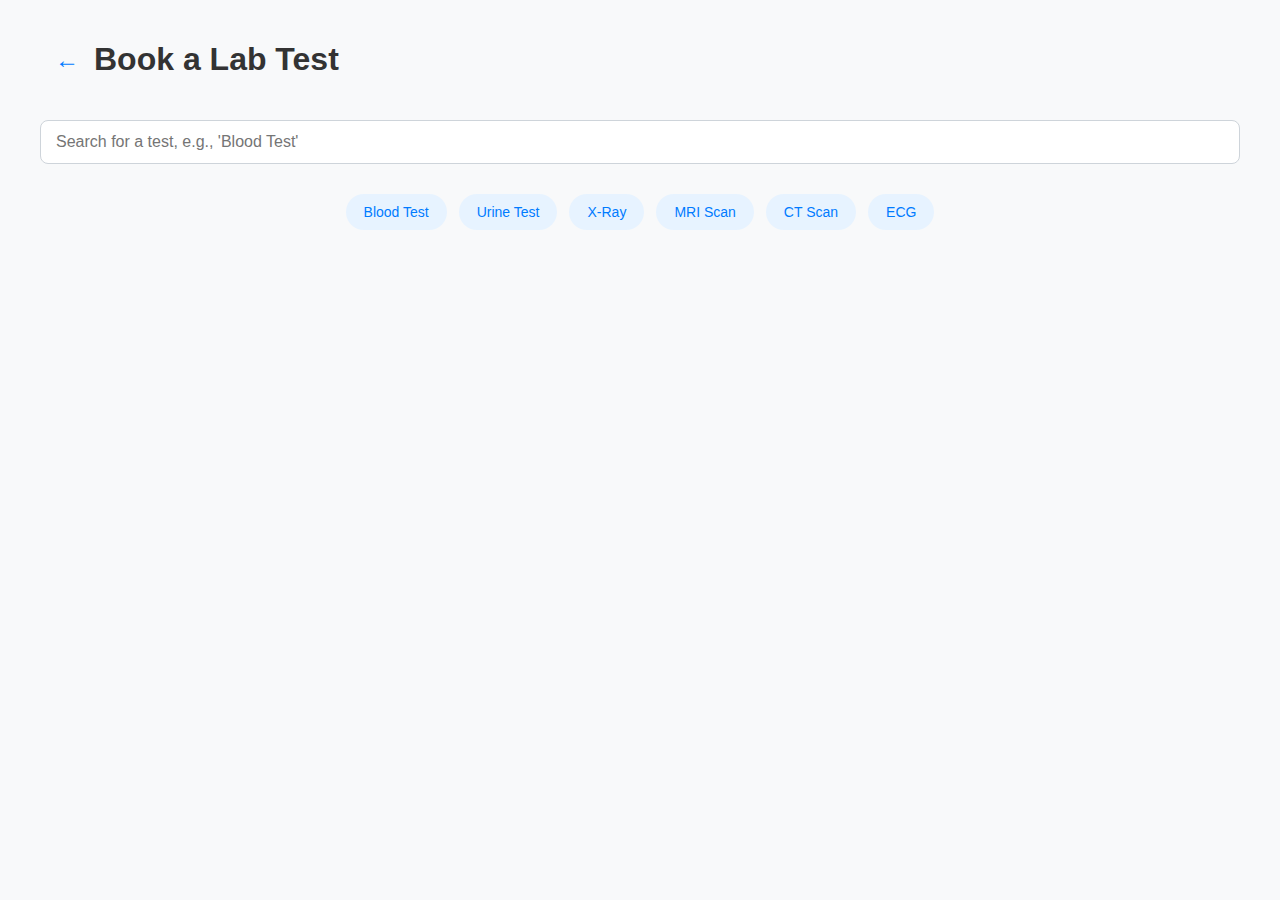
<file: labs.html>
<!DOCTYPE html>
<html lang="en">
<head>
  <meta charset="UTF-8" />
  <meta name="viewport" content="width=device-width, initial-scale=1.0"/>
  <title>Lab Tests - Smart Health Companion</title>
  <link rel="stylesheet" href="style.css" />
  <style>
    body {
      background-color: #f8f9fa;
      color: #333;
      font-family: -apple-system, BlinkMacSystemFont, "Segoe UI", Roboto, "Helvetica Neue", Arial, sans-serif;
    }
    .container {
        padding-bottom: 40px;
    }
    .header {
      display: flex;
      align-items: center;
      padding: 0 15px;
    }
    .back-button {
      font-size: 24px;
      color: #007bff;
      text-decoration: none;
      margin-right: 15px;
      font-weight: bold;
    }
    .search-input-lab {
      width: 100%;
      padding: 12px 15px;
      margin: 20px 0;
      font-size: 16px;
      border: 1px solid #ced4da;
      border-radius: 8px;
      box-sizing: border-box;
    }
    .suggestion-box {
      display: flex;
      flex-wrap: wrap;
      justify-content: center;
      gap: 12px;
    }
    .chip {
      background-color: #e7f3ff;
      color: #007bff;
      padding: 10px 18px;
      border-radius: 20px;
      font-size: 14px;
      font-weight: 500;
      cursor: pointer;
      border: none;
      transition: background-color 0.2s, transform 0.2s;
    }
    .chip:hover {
      background-color: #d0e7ff;
      transform: translateY(-2px);
    }

    /* Styles for Hospital List */
    .hospital-list-container {
        margin-top: 20px;
    }
    .hospital-card {
        background-color: #ffffff;
        border-radius: 10px;
        padding: 15px;
        margin-bottom: 15px;
        box-shadow: 0 2px 8px rgba(0,0,0,0.07);
    }
    .hospital-card h3 {
        margin: 0 0 10px 0;
        color: #1a3b5d;
    }
    .hospital-details {
        display: grid;
        grid-template-columns: 1fr 1fr;
        gap: 10px;
        font-size: 14px;
        color: #555;
    }
    .price {
        font-weight: bold;
        color: #28a745;
    }
    .book-btn {
        width: 100%;
        background-color: #007bff;
        color: white;
        padding: 12px;
        border: none;
        border-radius: 8px;
        font-size: 16px;
        cursor: pointer;
        margin-top: 15px;
    }
    
    /* Styles for Booking Form and Confirmation */
    .form-label {
        display: block;
        margin-bottom: 8px;
        font-weight: 600;
    }
    .form-input {
        width: 100%;
        padding: 12px;
        margin-bottom: 20px;
        border: 1px solid #ccc;
        border-radius: 8px;
        box-sizing: border-box;
        font-size: 16px;
    }
    .submit-btn {
        width: 100%;
        background-color: #28a745;
        color: white;
        padding: 15px;
        border: none;
        border-radius: 8px;
        font-size: 18px;
        cursor: pointer;
    }
    .confirmation-message {
        text-align: center;
        padding: 40px 20px;
        background-color: #e8f5e9;
        border-radius: 10px;
    }
    .confirmation-message h2 {
        color: #2e7d32;
        margin-top: 0;
    }
    .confirmation-message p {
        font-size: 16px;
        line-height: 1.6;
    }

  </style>
</head>
<body>

  <div class="container">
    <!-- View 1: Test Selection -->
    <div id="test-selection-view">
        <div class="header">
            <a href="index.html" class="back-button">&larr;</a>
            <h1>Book a Lab Test</h1>
        </div>
        <input 
            type="text" 
            id="test-search" 
            class="search-input-lab" 
            oninput="filterTests()" 
            placeholder="Search for a test, e.g., 'Blood Test'"
        />
        <div id="test-suggestions" class="suggestion-box">
            <button class="chip" onclick="showHospitalsForTest('Blood Test')">Blood Test</button>
            <button class="chip" onclick="showHospitalsForTest('Urine Test')">Urine Test</button>
            <button class="chip" onclick="showHospitalsForTest('X-Ray')">X-Ray</button>
            <button class="chip" onclick="showHospitalsForTest('MRI Scan')">MRI Scan</button>
            <button class="chip" onclick="showHospitalsForTest('CT Scan')">CT Scan</button>
            <button class="chip" onclick="showHospitalsForTest('ECG')">ECG</button>
        </div>
    </div>

    <!-- View 2: Hospital List -->
    <div id="hospital-list-view" style="display: none;">
        <div class="header">
            <a href="#" class="back-button" onclick="showView('test-selection-view')">&larr;</a>
            <h1 id="hospital-list-title"></h1>
        </div>
        <div id="hospital-list-container" class="hospital-list-container"></div>
    </div>

    <!-- View 3: Booking Form -->
    <div id="booking-form-view" style="display: none;">
        <div class="header">
            <a href="#" class="back-button" onclick="showView('hospital-list-view')">&larr;</a>
            <h1 id="booking-form-title"></h1>
        </div>
        <div class="hospital-card">
            <form id="booking-form">
                <label for="fullName" class="form-label">Full Name</label>
                <input type="text" id="fullName" class="form-input" required>

                <label for="phone" class="form-label">Phone Number</label>
                <input type="tel" id="phone" class="form-input" required>

                <label for="age" class="form-label">Age</label>
                <input type="number" id="age" class="form-input" required>

                <label for="healthIssue" class="form-label">Health Issue</label>
                <input type="text" id="healthIssue" class="form-input">

                <input type="hidden" id="hospitalNameInput">
                <input type="hidden" id="waitTimeInput">
                <button type="submit" class="submit-btn">Confirm Appointment</button>
            </form>
        </div>
    </div>

    <!-- View 4: Confirmation -->
    <div id="confirmation-view" style="display: none;">
         <div class="header">
            <a href="index.html" class="back-button">&larr;</a>
            <h1>Booking Confirmed</h1>
        </div>
        <div class="confirmation-message" id="confirmation-content">
            <!-- Content injected by JS -->
        </div>
    </div>
  </div>

  <script>
    const hospitalNames = ["A Hospital", "B Hospital", "C Hospital", "X Hospital", "Y Hospital", "Z Hospital"];

    // Function to switch between views
    function showView(viewId) {
        document.getElementById('test-selection-view').style.display = 'none';
        document.getElementById('hospital-list-view').style.display = 'none';
        document.getElementById('booking-form-view').style.display = 'none';
        document.getElementById('confirmation-view').style.display = 'none';
        
        document.getElementById(viewId).style.display = 'block';
    }

    // Function to show hospitals for a selected test
    function showHospitalsForTest(testName) {
        document.getElementById('hospital-list-title').innerText = `Hospitals for ${testName}`;
        const container = document.getElementById('hospital-list-container');
        container.innerHTML = ''; // Clear previous list

        hospitalNames.forEach(name => {
            const price = `₹${Math.floor(Math.random() * (2000 - 300 + 1)) + 300}`;
            const opdLoad = Math.floor(Math.random() * 50) + 10;
            const waitTime = Math.floor(opdLoad * 1.5);

            const card = `
                <div class="hospital-card">
                    <h3>${name}</h3>
                    <div class="hospital-details">
                        <span>Test Available: <strong style="color: green;">Yes</strong></span>
                        <span class="price">Price: ${price}</span>
                        <span>OPD Load: ${opdLoad} patients</span>
                        <span>Wait Time: Approx. ${waitTime} mins</span>
                    </div>
                    <button class="book-btn" onclick="showBookingForm('${name}', ${waitTime})">Book Your Appointment</button>
                </div>
            `;
            container.innerHTML += card;
        });
        showView('hospital-list-view');
    }

    // Function to show the booking form for a hospital
    function showBookingForm(hospitalName, waitTime) {
        document.getElementById('booking-form-title').innerText = `Book at ${hospitalName}`;
        document.getElementById('hospitalNameInput').value = hospitalName;
        document.getElementById('waitTimeInput').value = waitTime;
        showView('booking-form-view');
    }

    // Handle form submission
    document.getElementById('booking-form').addEventListener('submit', function(event) {
        event.preventDefault();
        const hospitalName = document.getElementById('hospitalNameInput').value;
        
        // Generate booking code and time
        const bookingCode = 'LAB-' + Math.floor(1000 + Math.random() * 9000);
        const waitTimeMinutes = parseInt(document.getElementById('waitTimeInput').value);
        const now = new Date();
        const startTime = new Date(now.getTime() + waitTimeMinutes * 60000);
        const endTime = new Date(startTime.getTime() + 30 * 60000); // 30-minute window

        const formatTime = (date) => {
            let hours = date.getHours();
            let minutes = date.getMinutes();
            const ampm = hours >= 12 ? 'PM' : 'AM';
            hours = hours % 12;
            hours = hours ? hours : 12;
            minutes = minutes < 10 ? '0' + minutes : minutes;
            return `${hours}:${minutes} ${ampm}`;
        };

        const estimatedTime = `${formatTime(startTime)} - ${formatTime(endTime)}`;

        // Display confirmation
        const confirmationContent = document.getElementById('confirmation-content');
        confirmationContent.innerHTML = `
            <h2>Your Lab Appointment is Confirmed at ${hospitalName}!</h2>
            <p><strong>Booking Code:</strong> <strong style="color: #0056b3;">${bookingCode}</strong></p>
            <p><strong>Estimated Time:</strong> ${estimatedTime}</p>
        `;
        showView('confirmation-view');
    });

    // Filter tests in the initial view
    function filterTests() {
      const input = document.getElementById('test-search');
      const filter = input.value.toLowerCase();
      const suggestions = document.getElementById('test-suggestions');
      const chips = suggestions.getElementsByTagName('button');

      for (let i = 0; i < chips.length; i++) {
        let txtValue = chips[i].textContent || chips[i].innerText;
        if (txtValue.toLowerCase().indexOf(filter) > -1) {
          chips[i].style.display = "";
        } else {
          chips[i].style.display = "none";
        }
      }
    }
  </script>
</body>
</html>
</file>
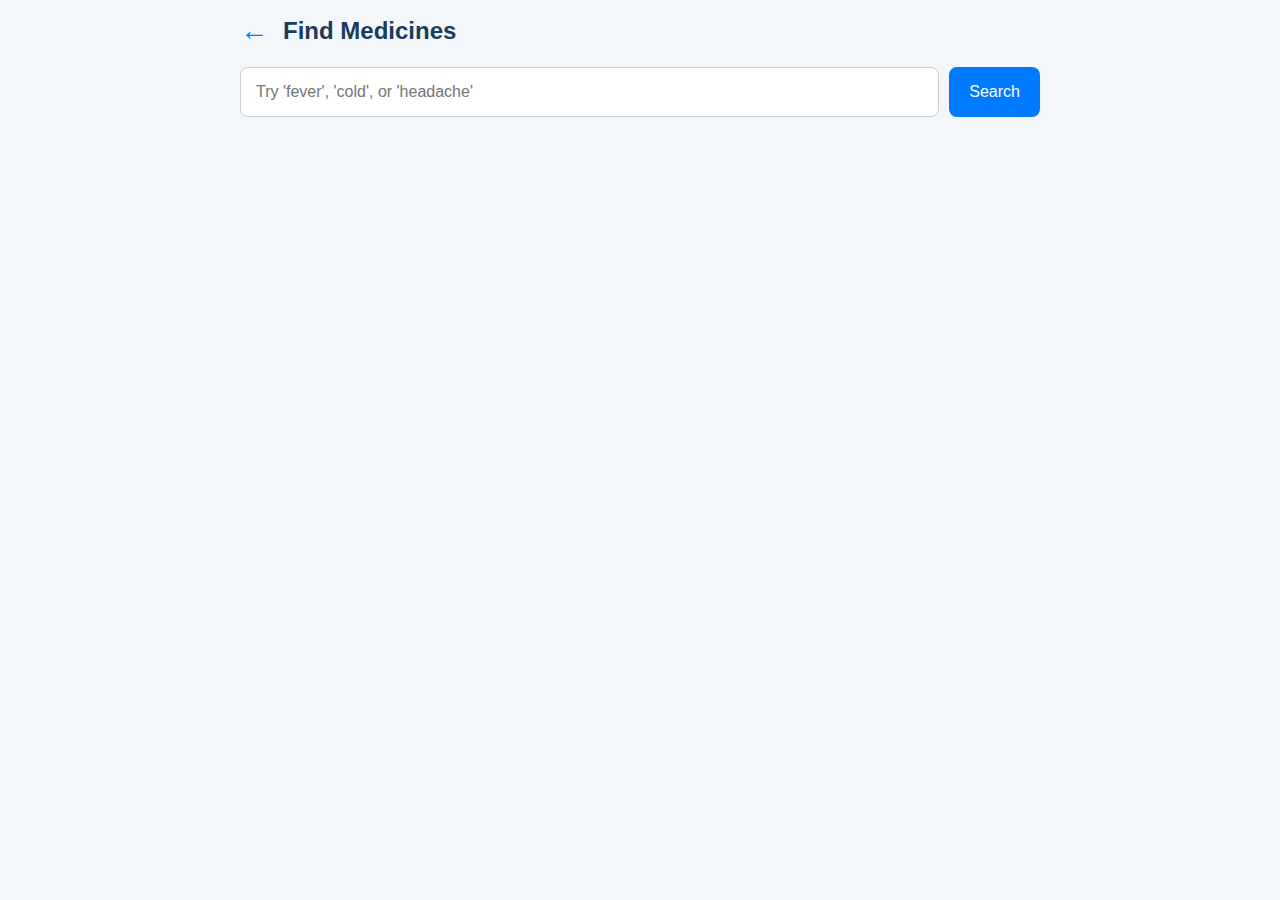
<file: medicines.html>
<!DOCTYPE html>
<html lang="en">
<head>
    <meta charset="UTF-8">
    <meta name="viewport" content="width=device-width, initial-scale=1.0">
    <title>Find Medicines - Smart Health Companion</title>
    <style>
        body {
            font-family: -apple-system, BlinkMacSystemFont, "Segoe UI", Roboto, "Helvetica Neue", Arial, sans-serif;
            margin: 0;
            background-color: #f4f7f9;
            color: #333;
        }
        .container {
            max-width: 800px;
            margin: 0 auto;
            padding: 15px;
        }
        .header {
            display: flex;
            align-items: center;
            margin-bottom: 20px;
        }
        .back-button {
            font-size: 28px;
            color: #007bff;
            text-decoration: none;
            margin-right: 15px;
        }
        h1 {
            font-size: 24px;
            margin: 0;
            color: #1a3b5d;
        }
        .search-box {
            display: flex;
            gap: 10px;
            margin-bottom: 20px;
        }
        .search-input {
            flex-grow: 1;
            padding: 15px;
            font-size: 16px;
            border: 1px solid #ccc;
            border-radius: 8px;
        }
        .search-button {
            padding: 15px 20px;
            font-size: 16px;
            background-color: #007bff;
            color: white;
            border: none;
            border-radius: 8px;
            cursor: pointer;
        }
        #results-container {
            margin-top: 20px;
        }
        .medicine-card {
            background-color: #ffffff;
            border-radius: 10px;
            padding: 20px;
            margin-bottom: 15px;
            box-shadow: 0 4px 12px rgba(0,0,0,0.08);
            border-left: 5px solid #007bff;
        }
        .medicine-card.generic {
            border-left-color: #28a745;
        }
        .medicine-card h2 {
            margin-top: 0;
            font-size: 20px;
            color: #1a3b5d;
        }
        .medicine-card .tag {
            font-size: 12px;
            font-weight: bold;
            padding: 4px 8px;
            border-radius: 12px;
            color: white;
            background-color: #28a745;
            display: inline-block;
            margin-left: 10px;
        }
        .medicine-card .tag.branded {
            background-color: #007bff;
        }
        .medicine-card p {
            margin: 8px 0;
            line-height: 1.6;
        }
        .medicine-card .price {
            font-weight: bold;
            color: #333;
        }
        .order-button {
            width: 100%;
            padding: 12px;
            margin-top: 15px;
            background-color: #ff9f00;
            color: white;
            border: none;
            border-radius: 8px;
            font-size: 16px;
            font-weight: bold;
            cursor: pointer;
        }
        .warning-box {
            background-color: #fff3cd;
            border-left: 5px solid #ffc107;
            padding: 15px;
            margin-top: 20px;
            border-radius: 8px;
            display: none;
        }
        .no-results {
            text-align: center;
            padding: 40px;
            color: #555;
        }
    </style>
</head>
<body>
    <div class="container">
        <header class="header">
            <a href="index.html" class="back-button">&larr;</a>
            <h1>Find Medicines</h1>
        </header>

        <div class="search-box">
            <input type="text" id="symptom-input" class="search-input" placeholder="Try 'fever', 'cold', or 'headache'">
            <button id="search-btn" class="search-button">Search</button>
        </div>

        <div id="results-container"></div>
        <div id="warning-box" class="warning-box"></div>

    </div>

    <script>
        // --- PRE-LOADED MEDICINE DATA (REPLACES THE LIVE AI CALL) ---
        const medicineDatabase = {
            "fever": {
                "medicines": [
                    { "name": "Paracetamol 500mg", "isGeneric": true, "dosage": "1 tablet every 6-8 hours", "instructions": "Take after food. Do not exceed 4 doses in 24 hours.", "price": "₹15 for 10 tablets" },
                    { "name": "Dolo 650", "isGeneric": false, "dosage": "1 tablet every 8 hours", "instructions": "Use if fever is high (>101°F).", "price": "₹35 for 15 tablets" },
                    { "name": "Crocin Advance", "isGeneric": false, "dosage": "1-2 tablets every 6 hours", "instructions": "For mild fever and body pain.", "price": "₹28 for 10 tablets" }
                ],
                "overallWarning": "If fever persists for more than 3 days, consult a doctor."
            },
            "cold": {
                "medicines": [
                    { "name": "Cetirizine 10mg", "isGeneric": true, "dosage": "1 tablet at night", "instructions": "For runny nose and sneezing. May cause drowsiness.", "price": "₹20 for 10 tablets" },
                    { "name": "Vicks Action 500", "isGeneric": false, "dosage": "1 tablet every 6 hours", "instructions": "Relieves multiple cold symptoms like headache and blocked nose.", "price": "₹45 for 10 tablets" }
                ],
                "overallWarning": "If you have a high fever or breathing difficulty with your cold, see a doctor."
            },
            "headache": {
                "medicines": [
                    { "name": "Ibuprofen 400mg", "isGeneric": true, "dosage": "1 tablet after food", "instructions": "Effective for tension headaches and migraines.", "price": "₹25 for 10 tablets" },
                    { "name": "Saridon", "isGeneric": false, "dosage": "1 tablet when needed", "instructions": "Fast relief from headaches.", "price": "₹40 for 10 tablets" }
                ],
                "overallWarning": "For frequent or severe headaches, medical consultation is necessary."
            }
        };

        document.getElementById('search-btn').addEventListener('click', findMedicines);

        function findMedicines() {
            const symptomInput = document.getElementById('symptom-input').value.toLowerCase().trim();
            const resultsContainer = document.getElementById('results-container');
            const warningBox = document.getElementById('warning-box');

            // Reset UI
            resultsContainer.innerHTML = '';
            warningBox.style.display = 'none';

            if (!symptomInput) {
                alert('Please enter a symptom.');
                return;
            }

            // Find the data in our pre-loaded database
            const data = medicineDatabase[symptomInput];

            if (data) {
                displayResults(data);
            } else {
                resultsContainer.innerHTML = `<p class="no-results">Sorry, no pre-loaded data for "${symptomInput}". Try 'fever', 'cold', or 'headache'.</p>`;
            }
        }

        function displayResults(data) {
            const resultsContainer = document.getElementById('results-container');
            const warningBox = document.getElementById('warning-box');

            if (data.medicines && data.medicines.length > 0) {
                data.medicines.forEach(med => {
                    const card = document.createElement('div');
                    card.className = med.isGeneric ? 'medicine-card generic' : 'medicine-card';
                    
                    const tag = med.isGeneric ? '<span class="tag">Generic</span>' : '<span class="tag branded">Branded</span>';

                    card.innerHTML = `
                        <h2>${med.name} ${tag}</h2>
                        <p><strong>Dosage:</strong> ${med.dosage}</p>
                        <p><strong>Usage:</strong> ${med.instructions}</p>
                        <p class="price"><strong>Price:</strong> ${med.price}</p>
                        <button class="order-button" onclick="alert('Online ordering feature is coming soon!')">🛒 Order Now</button>
                    `;
                    resultsContainer.appendChild(card);
                });
            }

            if (data.overallWarning) {
                warningBox.innerHTML = `⚠️ ${data.overallWarning}`;
                warningBox.style.display = 'block';
            }
        }
    </script>
</body>
</html>
</file>
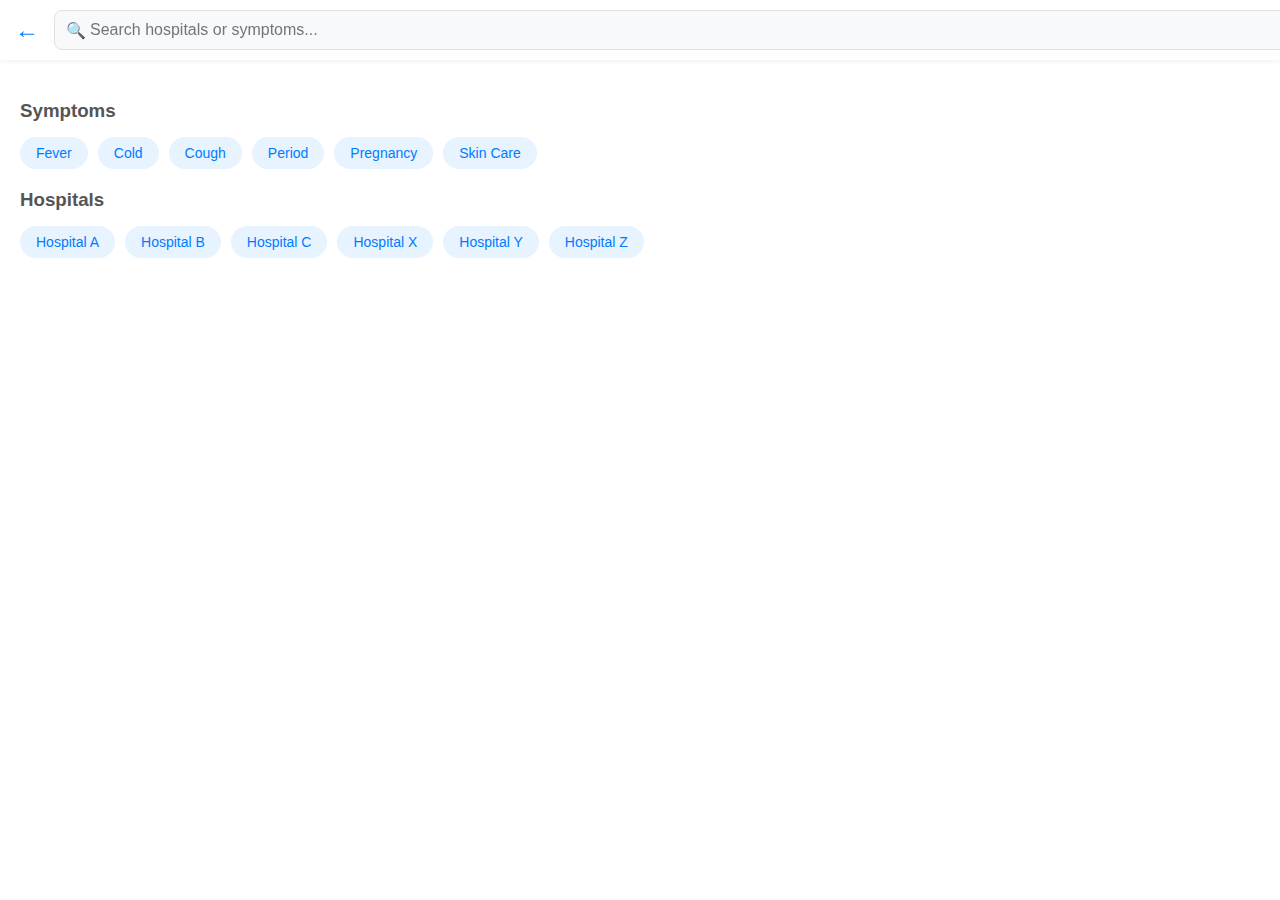
<file: search.html>
<!DOCTYPE html>
<html lang="en">
<head>
  <meta charset="UTF-8" />
  <meta name="viewport" content="width=device-width, initial-scale=1.0" />
  <title>Search - Smart Health Companion</title>
  <style>
    body {
      margin: 0;
      font-family: -apple-system, BlinkMacSystemFont, "Segoe UI", Roboto, "Helvetica Neue", Arial, sans-serif;
      background-color: #ffffff;
      color: #333;
    }
    a {
      text-decoration: none;
    }
    .search-container {
      display: flex;
      flex-direction: column;
      height: 100vh;
    }
    .search-header {
      display: flex;
      align-items: center;
      padding: 10px 15px;
      background-color: #ffffff;
      box-shadow: 0 2px 4px rgba(0, 0, 0, 0.05);
      position: sticky;
      top: 0;
      z-index: 10;
    }
    .back-button {
      font-size: 24px;
      color: #007bff;
      text-decoration: none;
      margin-right: 15px;
      font-weight: bold;
    }
    .search-input-wrapper {
      position: relative;
      width: 100%;
    }
    .search-input {
      width: 100%;
      padding: 10px 10px 10px 35px; /* Space for icon */
      font-size: 16px;
      border: 1px solid #e0e0e0;
      border-radius: 8px;
      background-color: #f8f9fa;
      outline: none;
    }
    .search-input:focus {
      border-color: #007bff;
    }
    .search-icon {
      position: absolute;
      left: 12px;
      top: 50%;
      transform: translateY(-50%);
      color: #aaa;
    }
    .suggestions-area {
      padding: 20px;
      overflow-y: auto;
    }
    h3 {
      color: #555;
      font-weight: 600;
      margin-top: 20px;
      margin-bottom: 15px;
    }
    .suggestion-box {
      display: flex;
      flex-wrap: wrap;
      gap: 10px;
    }
    .chip {
      padding: 8px 16px;
      background-color: #e7f3ff;
      border-radius: 20px;
      color: #007bff;
      cursor: pointer;
      font-size: 14px;
      transition: background-color 0.2s;
    }
    .chip:hover {
      background-color: #d0e7ff;
    }
  </style>
</head>
<body>

  <div class="search-container">
    <header class="search-header">
      <a href="index.html" class="back-button">&larr;</a>
      <div class="search-input-wrapper">
        <span class="search-icon">🔍</span>
        <input type="text" class="search-input" placeholder="Search hospitals or symptoms..." oninput="filterSuggestions(this.value)">
      </div>
    </header>

    <main class="suggestions-area">
      <h3>Symptoms</h3>
      <div class="suggestion-box">
        <div class="chip">Fever</div>
        <div class="chip">Cold</div>
        <div class="chip">Cough</div>
        <div class="chip">Period</div>
        <div class="chip">Pregnancy</div>
        <div class="chip">Skin Care</div>
      </div>

      <h3>Hospitals</h3>
      <div class="suggestion-box">
        <a href="hospital_a.html"><div class="chip">Hospital A</div></a>
        <a href="hospital_b.html"><div class="chip">Hospital B</div></a>
        <a href="hospital_c.html"><div class="chip">Hospital C</div></a>
        <a href="hospital_x.html"><div class="chip">Hospital X</div></a>
        <a href="hospital_y.html"><div class="chip">Hospital Y</div></a>
        <a href="hospital_z.html"><div class="chip">Hospital Z</div></a>
      </div>
    </main>
  </div>

  <script>
    function filterSuggestions(value) {
      const lowercasedValue = value.toLowerCase();
      const suggestionBoxes = document.querySelectorAll(".suggestion-box");
      
      suggestionBoxes.forEach(box => {
        const items = box.children;
        for (let item of items) {
          const itemText = item.textContent.toLowerCase();
          if (itemText.includes(lowercasedValue)) {
            item.style.display = "inline-block";
          } else {
            item.style.display = "none";
          }
        }
      });
    }
  </script>

</body>
</html>
</file>
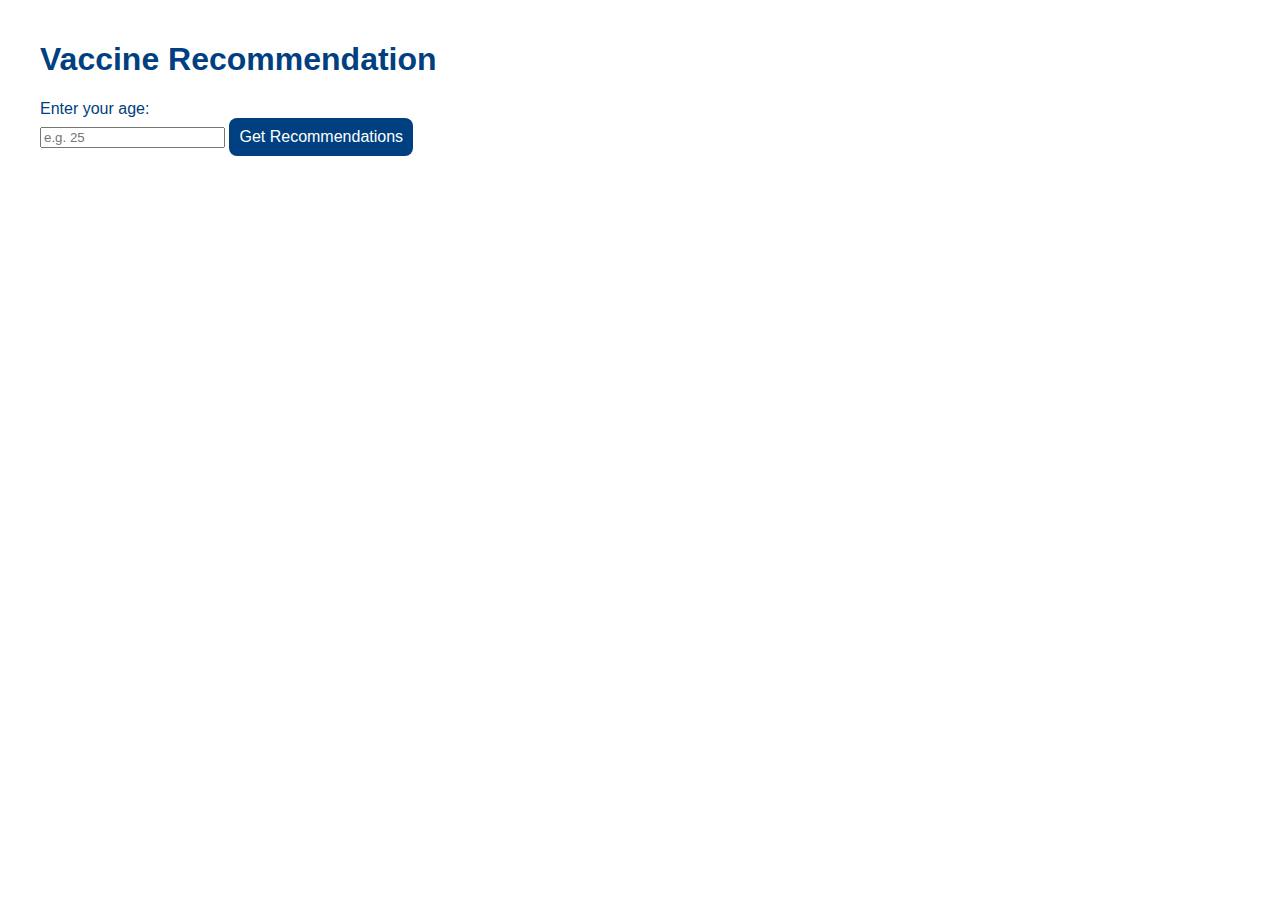
<file: vaccines.html>
<!DOCTYPE html>
<html lang="en">
<head>
  <meta charset="UTF-8" />
  <meta name="viewport" content="width=device-width, initial-scale=1.0"/>
  <title>Vaccines - Smart Health Companion</title>
  <link rel="stylesheet" href="style.css" />
  <style>
    .vaccine-result {
      margin-top: 20px;
      color: #004080;
      font-size: 1rem;
    }
  </style>
</head>
<body>
  <div class="container">
    <h1>Vaccine Recommendation</h1>

    <label for="age">Enter your age:</label><br />
    <input type="number" id="age" placeholder="e.g. 25" />
    <button onclick="recommendVaccines()">Get Recommendations</button>

    <div id="vaccine-result" class="vaccine-result"></div>
  </div>

  <script>
    function recommendVaccines() {
      const age = parseInt(document.getElementById('age').value);
      const result = document.getElementById('vaccine-result');

      if (!age || age <= 0) {
        result.innerHTML = "<p style='color:red;'>Please enter a valid age.</p>";
        return;
      }

      let suggestions = '';
      if (age <= 12) {
        suggestions = 'Polio, Hepatitis B, MMR';
      } else if (age <= 18) {
        suggestions = 'HPV, Tdap Booster, Influenza';
      } else if (age <= 60) {
        suggestions = 'COVID Booster, Hepatitis B, Typhoid';
      } else {
        suggestions = 'Shingles, Pneumococcal, COVID Booster';
      }

      result.innerHTML = `<p>Recommended vaccines for age ${age}:<br><strong>${suggestions}</strong></p>`;
    }
  </script>
</body>
</html>
</file>
<file: style.css>
body {
  margin: 0;
  font-family: 'Segoe UI', Tahoma, Geneva, Verdana, sans-serif;
  background-color: #ffffff;
  color: #004080;
}

.container {
  max-width: 1200px;
  margin: 0 auto;
  padding: 20px;
}

/* Top location and search input bar */
.top-bar {
  display: flex;
  flex-direction: column;
  gap: 10px;
  margin-bottom: 20px;
}

.location-input,
.search-input {
  padding: 10px;
  font-size: 16px;
  border: 1px solid #cce5ff;
  border-radius: 8px;
  width: 100%;
}

button {
  padding: 10px;
  font-size: 16px;
  background-color: #004080;
  color: white;
  border: none;
  border-radius: 8px;
  cursor: pointer;
}

button:hover {
  background-color: #0059b3;
}

/* Tabs for Labs, Medicines, Vaccines, Campaigns */
.image-tabs {
  display: flex;
  justify-content: space-between;
  gap: 20px;
  flex-wrap: nowrap;
  margin-top: 20px;
}

.image-button {
  flex: 1;
  background-color: #ffffff;
  border: 1px solid #cce5ff;
  border-radius: 14px;
  text-align: center;
  padding: 12px;
  text-decoration: none;
  color: #004080;
  box-shadow: 0 2px 6px rgba(0, 64, 128, 0.08);
  transition: transform 0.2s ease, background-color 0.2s;
}

.image-button:hover {
  transform: scale(1.03);
  background-color: #e6f3ff;
}

.tab-image {
  width: 50px;
  height: 50px;
  margin-bottom: 6px;
}

/* Responsive layout for mobile */
@media (max-width: 768px) {
  .image-tabs {
    flex-wrap: wrap;
  }

  .image-button {
    flex: 0 0 48%;
    margin-bottom: 10px;
  }
}

/* 🔍 Search Bar Styling */
.search-bar-container {
  position: relative;
  width: 100%;
}

.search-input {
  width: 100%;
  padding: 10px 40px 10px 14px; /* space for search icon */
  font-size: 16px;
  border: 1px solid #cce5ff;
  border-radius: 8px;
  box-sizing: border-box;
}

.search-icon {
  position: absolute;
  top: 50%;
  right: 14px;
  transform: translateY(-50%);
  font-size: 18px;
  color: #004080;
  pointer-events: none;
}
.search-bar-container {
  position: relative;
  margin-bottom: 20px;
}

.search-input {
  width: 100%;
  padding: 12px 40px 12px 16px;
  font-size: 16px;
  border: 1px solid #cce5ff;
  border-radius: 10px;
  box-shadow: 0 2px 4px rgba(0, 64, 128, 0.05);
}

.search-icon {
  position: absolute;
  right: 12px;
  top: 50%;
  transform: translateY(-50%);
  font-size: 20px;
  color: #004080;
}

.suggestion-box {
  display: flex;
  flex-wrap: wrap;
  gap: 10px;
  margin-top: 10px;
}

.chip {
  padding: 8px 16px;
  background-color: #e6f3ff;
  border-radius: 20px;
  color: #004080;
  cursor: pointer;
  font-size: 14px;
  transition: background-color 0.2s;
}

.chip:hover {
  background-color: #cce5ff;
}
</file>
